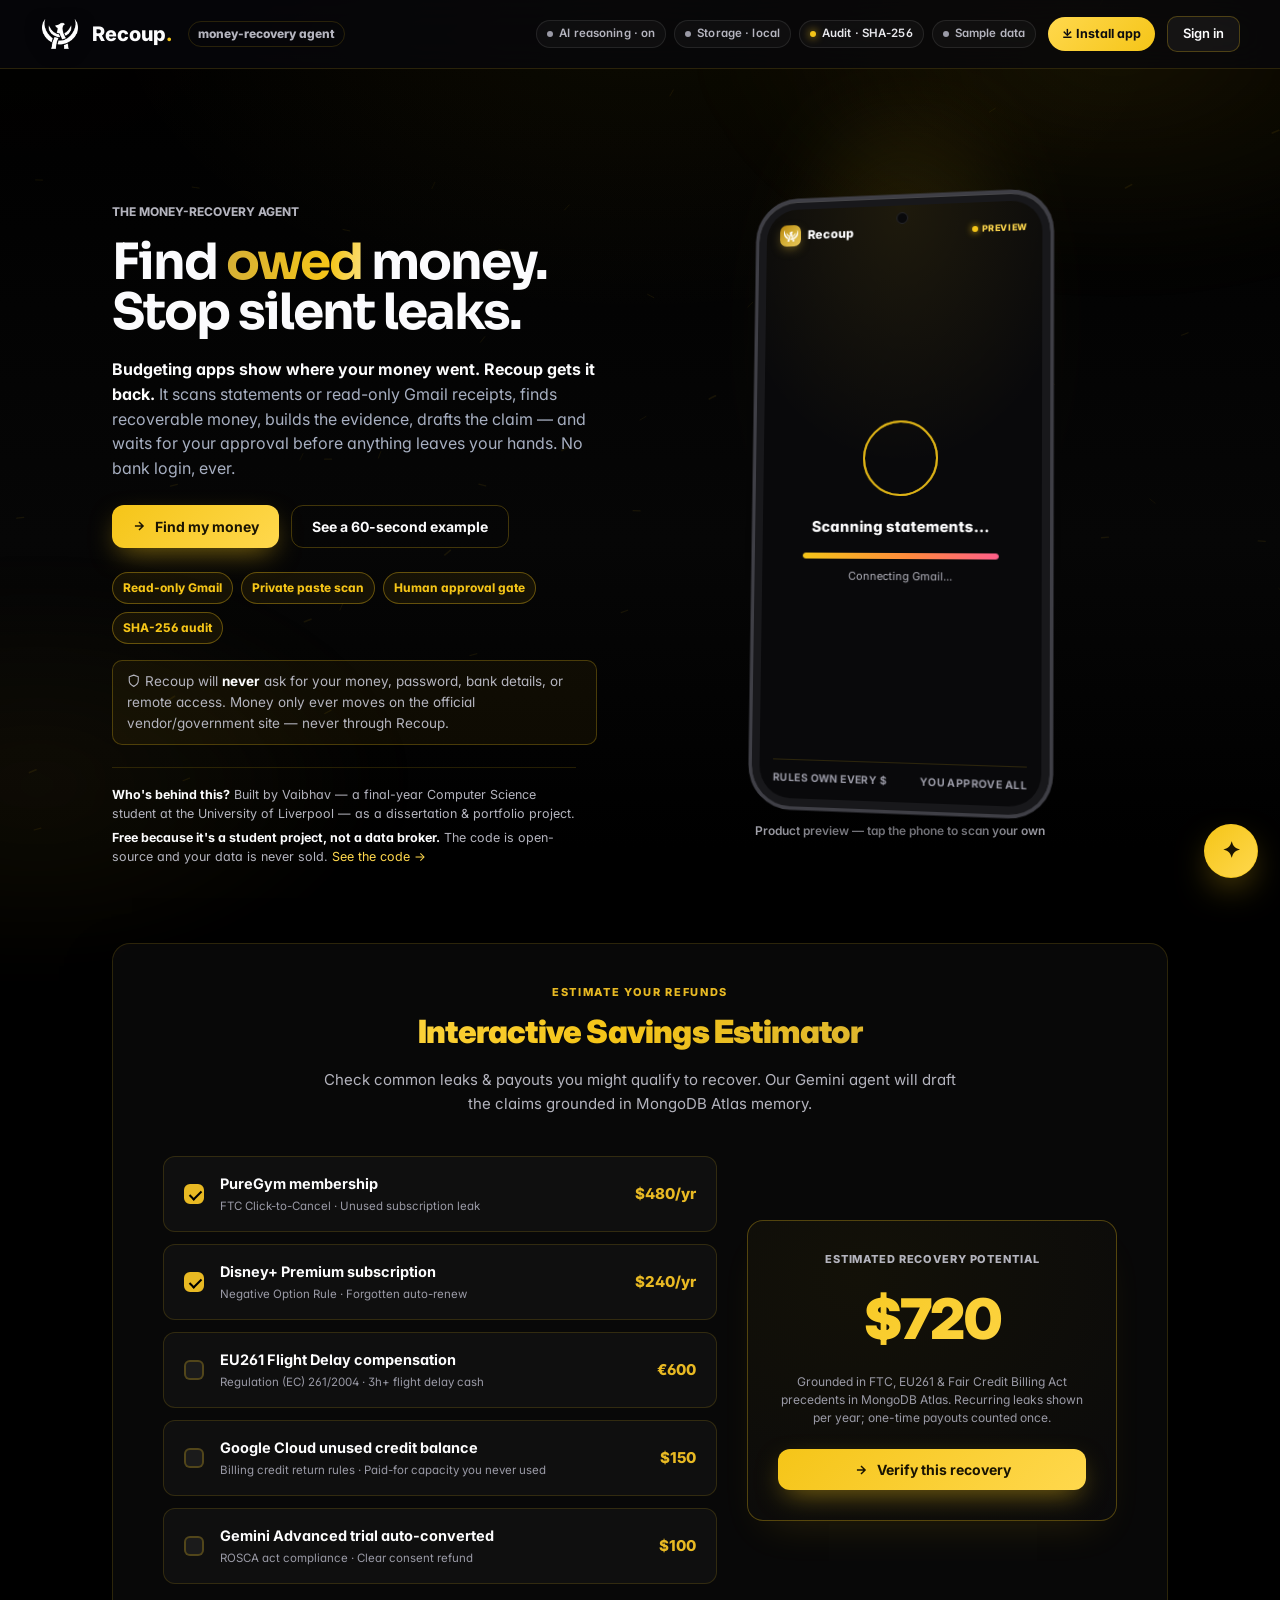
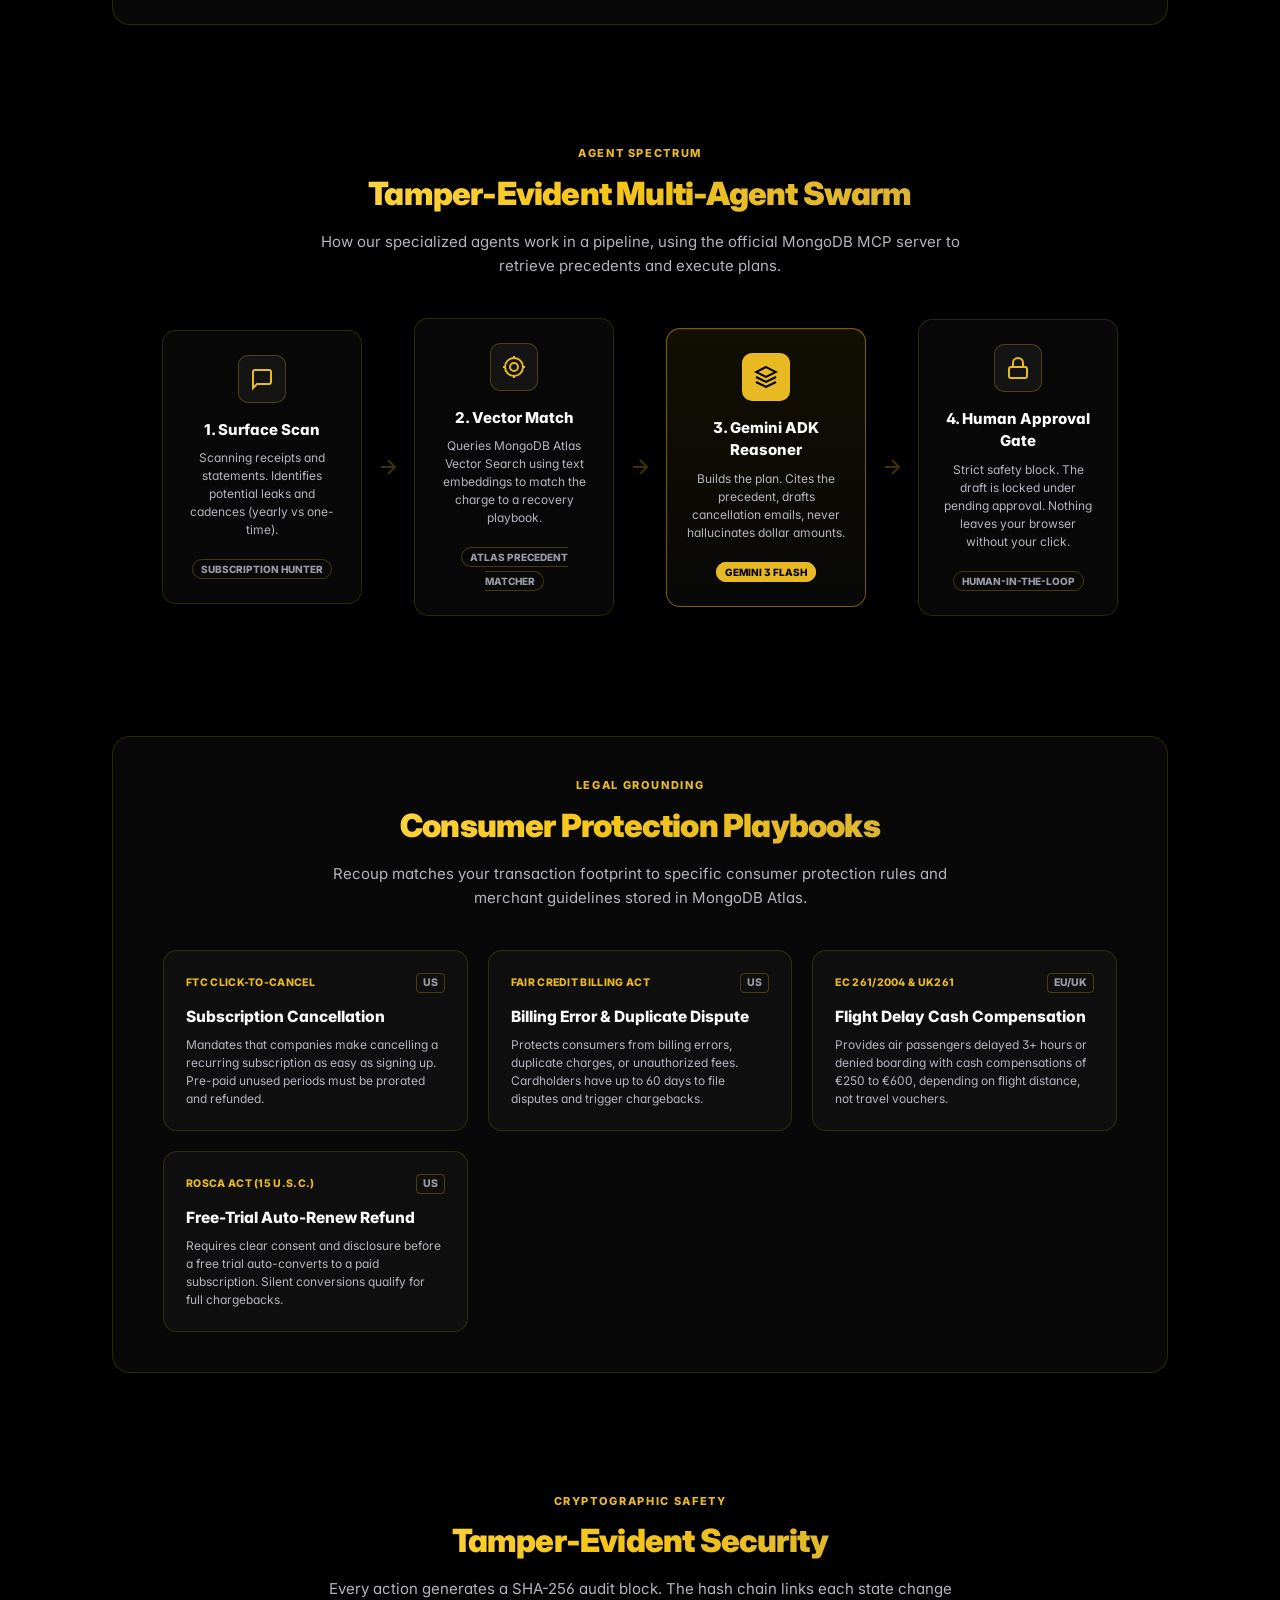
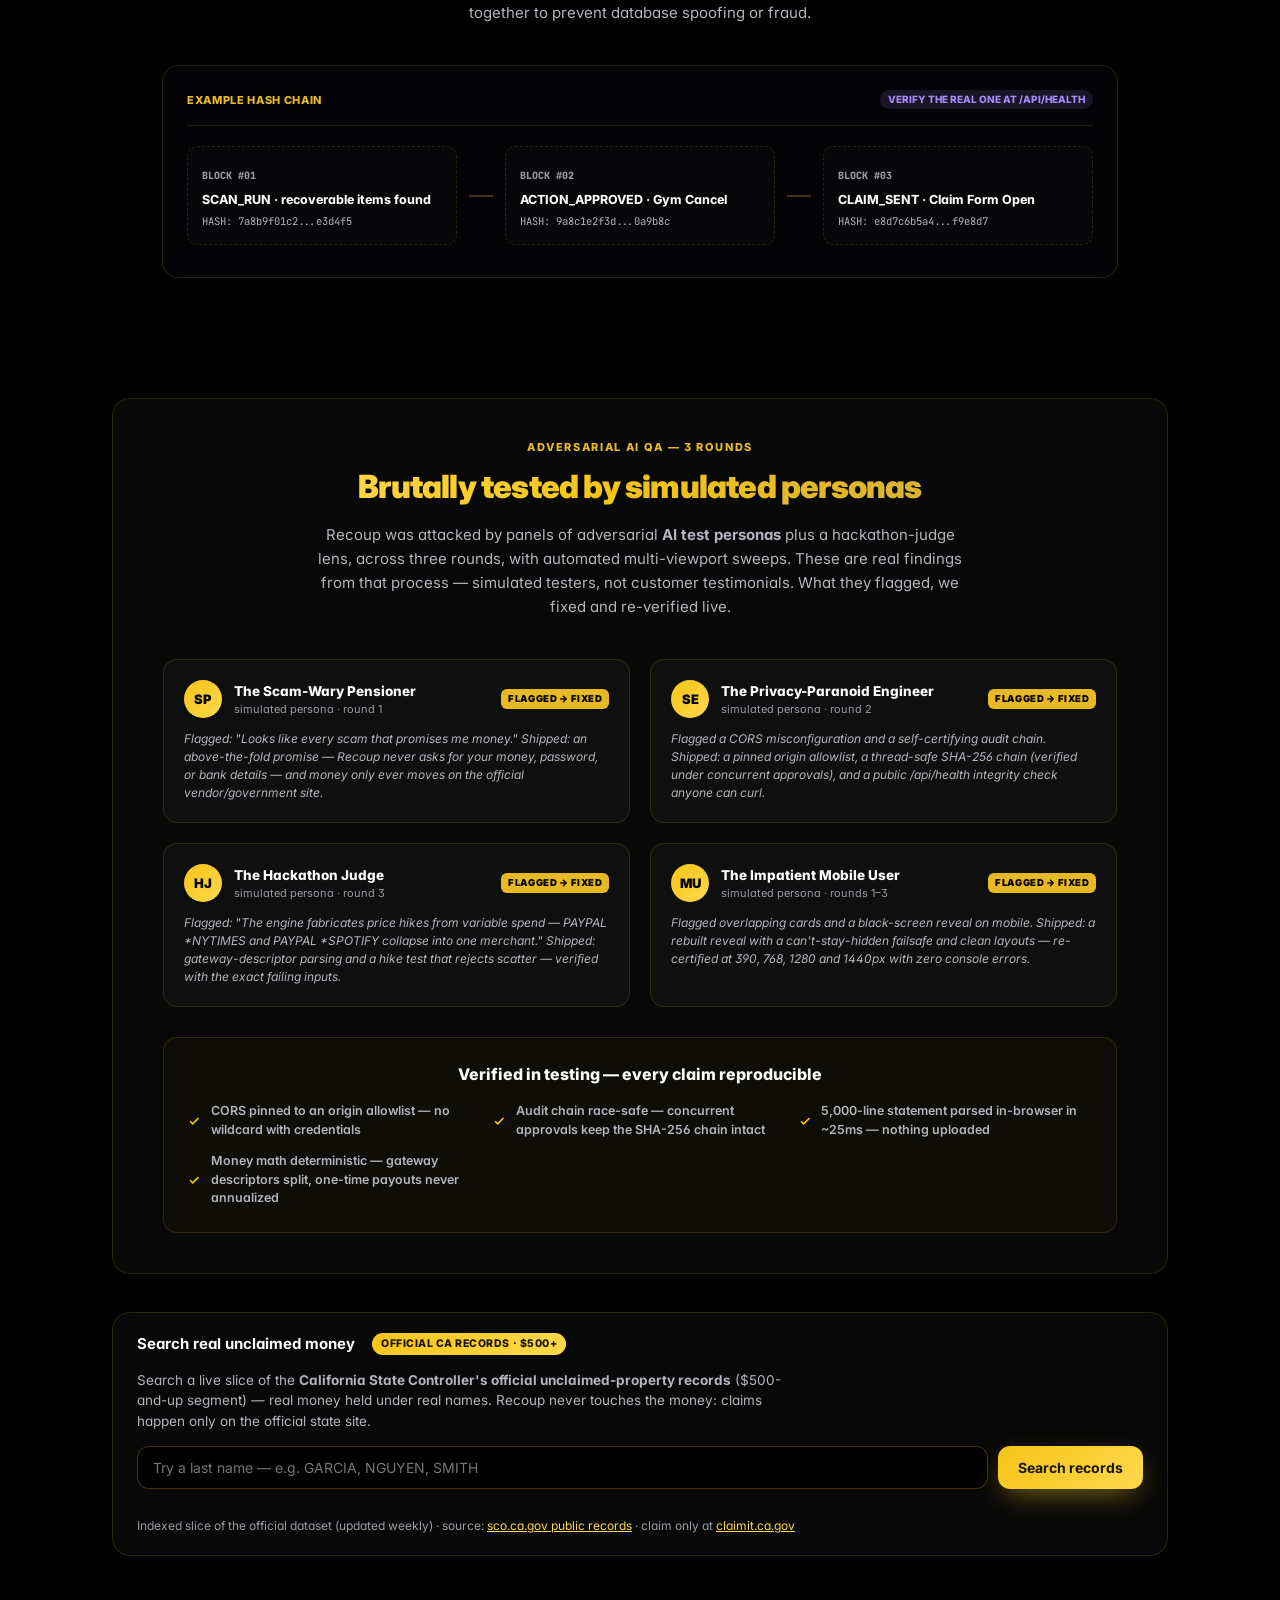
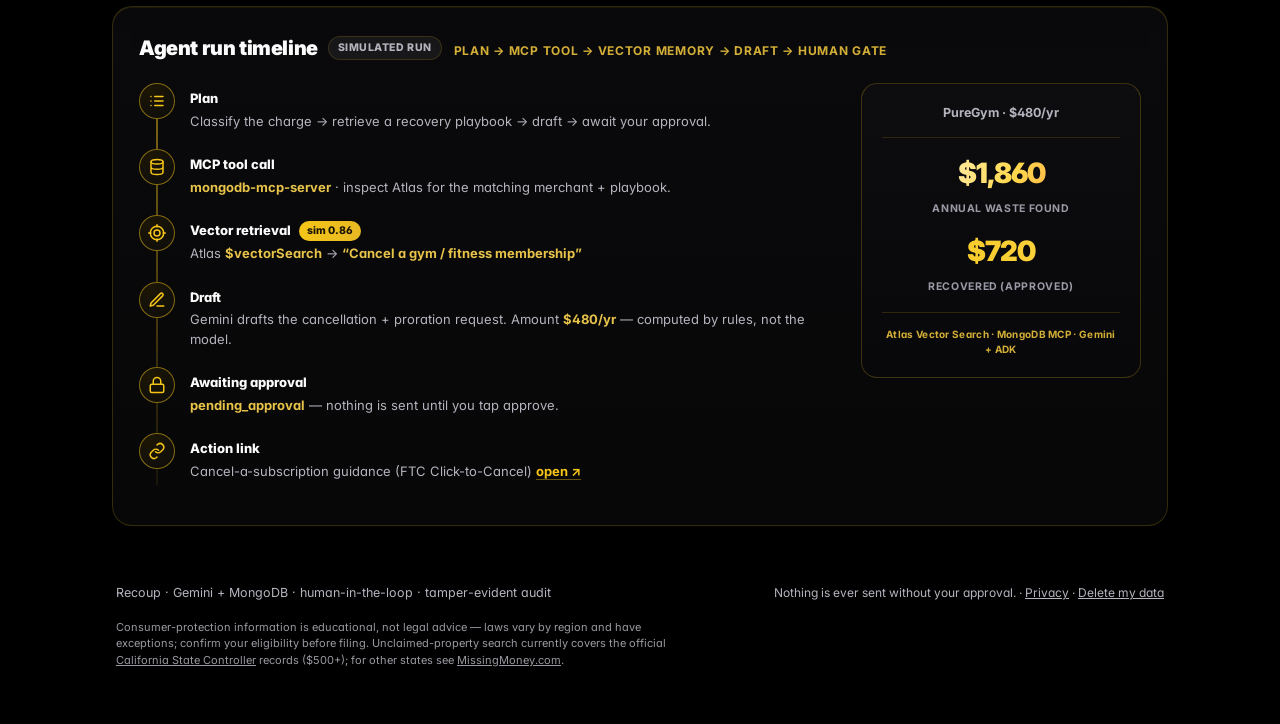
<file: index.html>
<!doctype html>
<html lang="en">
<head>
<meta charset="utf-8" />
<meta name="viewport" content="width=device-width, initial-scale=1" />
<title>Recoup — AI Money Recovery Agent | Get Your Money Back from Gmail Receipts</title>
<meta name="description" content="Budgeting apps show where your money went. Recoup gets it back: an AI recovery agent that scans your Gmail receipts and bank statements, finds refunds, dead subscriptions, duplicate charges, flight compensation and $37.8M of real unclaimed money — drafts every claim, you approve with one tap. No bank login, ever." />
<meta name="keywords" content="AI money recovery, Gmail receipt scanner, subscription cancellation, refund assistant, recovery agent, duplicate charge detector, unclaimed money search, EU261 flight compensation, AI finance agent, cancel subscriptions" />
<link rel="canonical" href="https://recoup-agent-681822930558.us-central1.run.app/" />
<meta property="og:type" content="website" />
<meta property="og:title" content="Recoup — Turn Your Inbox Into a Money Recovery Engine" />
<meta property="og:description" content="AI agent that finds recoverable money in your real receipts — subscriptions, refunds, duplicate charges, $37.8M of real unclaimed property — with evidence-backed claims and a human approval gate. No bank login." />
<meta property="og:url" content="https://recoup-agent-681822930558.us-central1.run.app/" />
<meta property="og:image" content="https://recoup-agent-681822930558.us-central1.run.app/mark.png" />
<meta name="twitter:card" content="summary" />
<meta name="twitter:title" content="Recoup — AI Money Recovery Agent" />
<meta name="twitter:description" content="Budgeting apps show where your money went. Recoup gets it back. Autonomous Gmail-first recovery with a human approval gate." />
<link rel="preconnect" href="https://fonts.googleapis.com" />
<link rel="preconnect" href="https://fonts.gstatic.com" crossorigin />
<link href="https://fonts.googleapis.com/css2?family=Inter:wght@400;500;600;700;800;900&family=Sora:wght@500;600;700;800&family=JetBrains+Mono:wght@400;500;600&display=swap" rel="stylesheet" />
<link rel="stylesheet" href="styles.css" />
<link rel="icon" type="image/png" href="favicon.png" />
<link rel="manifest" href="/manifest.json" />
<meta name="theme-color" content="#0a0a0c" />
<script>if ("serviceWorker" in navigator) { window.addEventListener("load", function () { navigator.serviceWorker.register("/sw.js").catch(function () {}); }); }</script>
</head>
<body>
<a href="#main" class="skip-link">Skip to content</a>
<div id="bg-field" aria-hidden="true">
  <!-- money roots: zoomed-in branching veins of value flowing through the dark — unique, ultra-low opacity -->
  <svg class="money-roots" viewBox="0 0 1440 900" preserveAspectRatio="xMidYMid slice" aria-hidden="true">
    <g fill="none" stroke="#f5c518" stroke-linecap="round">
      <path class="mr mr1" stroke-width="1.6" d="M-40,820 C220,760 300,640 420,610 C560,575 590,440 720,420 C850,400 880,300 1010,280 C1120,263 1180,180 1300,150 C1380,130 1430,90 1490,70"/>
      <path class="mr mr2" stroke-width="1.1" d="M-40,860 C180,830 320,760 430,700 C540,640 700,640 800,560 C900,480 1040,470 1140,400 C1240,330 1340,310 1480,260"/>
      <path class="mr mr3" stroke-width="0.9" d="M420,610 C460,520 430,440 520,380 C600,326 600,230 680,180 C740,142 760,60 820,-20"/>
      <path class="mr mr4" stroke-width="0.8" d="M720,420 C790,380 800,300 900,260 C1000,220 1010,140 1090,100 C1150,70 1170,20 1200,-30"/>
      <path class="mr mr5" stroke-width="1.3" d="M-60,520 C140,540 260,470 380,460 C520,450 600,520 760,510 C920,500 1000,560 1160,540 C1300,523 1390,560 1500,540"/>
      <path class="mr mr6" stroke-width="0.7" d="M380,460 C420,380 380,300 460,250 C530,206 520,120 580,60"/>
      <path class="mr mr7" stroke-width="0.7" d="M1010,280 C1050,350 1140,360 1180,440 C1220,520 1320,540 1380,610"/>
      <path class="mr mr8" stroke-width="1.0" d="M-40,160 C120,200 240,160 360,210 C480,260 620,230 720,290 C820,350 980,330 1080,390"/>
    </g>
  </svg>
</div>

<header class="topbar">
  <div class="brand">
    <div class="logo"><img src="mark.png" alt="Recoup" /></div>
    <div class="brand-name">Recoup<span class="brand-dot">.</span></div>
    <span class="brand-tag">money-recovery agent</span>
  </div>
  <div class="topbar-right">
    <div class="chips" id="status-chips" role="list" aria-label="System status"><!-- injected --></div>
    <button class="install-btn" id="install-app" title="Install Recoup as an app">⤓ Install app</button>
    <a class="signin-link" href="/login.html">Sign in</a>
  </div>
</header>

<main class="wrap" id="main" tabindex="-1">

  <!-- LANDING -->
  <section class="landing" id="landing">
    <div class="landing-hero">
      <div class="landing-copy">
        <div class="eyebrow">THE MONEY-RECOVERY AGENT</div>
        <h1 class="landing-h1">Find <span class="hl">owed</span> money.<br/>Stop silent leaks.</h1>
        <p class="landing-sub"><b style="color:var(--text)">Budgeting apps show where your money went. Recoup gets it back.</b> It scans statements or read-only Gmail receipts, finds recoverable money, builds the evidence, drafts the claim — and waits for your approval before anything leaves your hands. No bank login, ever.</p>
        <div class="landing-cta">
          <button class="btn btn-primary btn-xl" id="find-money" aria-label="Find my money"><svg class="ico" viewBox="0 0 24 24" fill="none" stroke="currentColor" stroke-width="2.5"><path d="M5 12h14M12 5l7 7-7 7"/></svg> Find my money</button>
          <button class="btn btn-ghost btn-xl" id="see-example">See a 60-second example</button>
        </div>
        <div class="landing-proof" aria-label="Trust and implementation proof">
          <span>Read-only Gmail</span>
          <span>Private paste scan</span>
          <span>Human approval gate</span>
          <span>SHA-256 audit</span>
        </div>
        <p class="landing-safe"><svg class="ico" viewBox="0 0 24 24" fill="none" stroke="currentColor" stroke-width="2" stroke-linecap="round" stroke-linejoin="round" aria-hidden="true"><path d="M12 22s8-4 8-10V5l-8-3-8 3v7c0 6 8 10 8 10z"/></svg> Recoup will <b>never</b> ask for your money, password, bank details, or remote access. Money only ever moves on the official vendor/government site — never through Recoup.</p>
        <div class="founder-strip">
          <span><b>Who's behind this?</b> Built by Vaibhav — a final-year Computer Science student at the University of Liverpool — as a dissertation &amp; portfolio project.</span>
          <span><b>Free because it's a student project, not a data broker.</b> The code is open-source and your data is never sold. <a href="https://github.com/vaibhav4046/recoup" target="_blank" rel="noopener">See the code →</a></span>
        </div>
      </div>
      <div class="product-stage" aria-label="Recoup product preview">
        <div class="phone" id="reel-phone" role="button" tabindex="0" data-open-scan aria-label="Watch Recoup recover money — tap to run your own scan">
          <div class="phone-glow" aria-hidden="true"></div>
          <div class="phone-frame">
            <div class="phone-camera" aria-hidden="true"></div>
            <div class="phone-screen">
              <div class="reel-top"><span class="reel-logo"><img src="mark.png" alt="" width="15" height="15" /></span> Recoup <span class="reel-live"><i></i>preview</span></div>
              <div class="reel-stage" id="reel-stage">
                <!-- scene 1: scanning -->
                <section class="reel-scene reel-scan is-active" data-scene="0">
                  <div class="reel-radar" aria-hidden="true"><span></span><span></span><span></span></div>
                  <div class="reel-scan-label">Scanning statements…</div>
                  <div class="reel-bar"><i></i></div>
                  <div class="reel-scan-sub" id="reel-scan-n">Scanning Gmail &amp; Statement…</div>
                </section>
                <!-- scene 2: vector search -->
                <section class="reel-scene reel-vector" data-scene="1">
                  <div class="reel-vector-icon">
                    <svg viewBox="0 0 24 24" width="34" height="34" fill="none" stroke="#f5c518" stroke-width="2"><circle cx="12" cy="12" r="9"/><circle cx="12" cy="12" r="4"/><path d="M12 1v3M12 20v3M1 12h3M20 12h3"/></svg>
                  </div>
                  <div class="reel-vector-title">Atlas Vector Search</div>
                  <div class="reel-vector-match">Precedent: <b>FTC Click-to-Cancel</b></div>
                  <div class="reel-vector-score">Similarity: <b>0.88</b></div>
                </section>
                <!-- scene 3: LLM reasoning -->
                <section class="reel-scene reel-reason" data-scene="2">
                  <div class="reel-reason-title">Gemini ADK Reasoner</div>
                  <div class="reel-reason-box">
                    <div>› PureGym: unused 60 days.</div>
                    <div>› Legal basis: FTC Negative Option.</div>
                    <div>› Action: draft claim for $480.</div>
                  </div>
                </section>
                <!-- scene 4: human approval gate -->
                <section class="reel-scene reel-gate" data-scene="3">
                  <div class="reel-gate-icon" aria-hidden="true">
                    <svg viewBox="0 0 24 24" width="32" height="32" fill="none" stroke="#f5c518" stroke-width="2" stroke-linecap="round" stroke-linejoin="round"><rect x="3" y="11" width="18" height="11" rx="2"/><path d="M7 11V7a5 5 0 0 1 10 0v4"/></svg>
                  </div>
                  <div class="reel-gate-title">Human approval gate</div>
                  <div class="reel-gate-text">pending_approval — nothing sends until <b>you</b> tap approve</div>
                </section>
                <!-- scene 5: recovered -->
                <section class="reel-scene reel-done" data-scene="4">
                  <div class="reel-check" aria-hidden="true"><svg viewBox="0 0 24 24" width="34" height="34" fill="none" stroke="currentColor" stroke-width="3" stroke-linecap="round" stroke-linejoin="round"><path d="M20 6 9 17l-5-5"/></svg></div>
                  <div class="reel-done-amt">Recovered $<span id="reel-count">0</span></div>
                  <div class="reel-done-sub">PureGym — Cancelled</div>
                  <div class="reel-done-chip">you approved it · SHA-256 logged</div>
                </section>
              </div>
              <div class="reel-foot"><span>rules own every $</span><span>you approve all</span></div>
            </div>
          </div>
        </div>
        <div class="phone-cta" aria-hidden="true">Product preview — tap the phone to scan your own</div>
      </div>
    </div>

    <!-- EXPANDED HOME PAGE SECTIONS -->
    <div class="landing-expanded">
      
      <!-- Interactive Savings Calculator -->
      <section class="landing-sec calc-sec glass">
        <div class="sec-head">
          <div class="sec-eyebrow">ESTIMATE YOUR REFUNDS</div>
          <h2>Interactive Savings Estimator</h2>
          <p class="sec-desc">Check common leaks &amp; payouts you might qualify to recover. Our Gemini agent will draft the claims grounded in MongoDB Atlas memory.</p>
        </div>
        <div class="calc-grid">
          <div class="calc-options">
            <label class="calc-opt">
              <input type="checkbox" data-amount="480" class="calc-cb" checked />
              <span class="calc-custom-cb"></span>
              <div class="calc-label-wrap">
                <span class="calc-title">PureGym membership</span>
                <span class="calc-subtitle">FTC Click-to-Cancel · Unused subscription leak</span>
              </div>
              <span class="calc-val">$480/yr</span>
            </label>
            <label class="calc-opt">
              <input type="checkbox" data-amount="240" class="calc-cb" checked />
              <span class="calc-custom-cb"></span>
              <div class="calc-label-wrap">
                <span class="calc-title">Disney+ Premium subscription</span>
                <span class="calc-subtitle">Negative Option Rule · Forgotten auto-renew</span>
              </div>
              <span class="calc-val">$240/yr</span>
            </label>
            <label class="calc-opt">
              <input type="checkbox" data-amount="600" data-currency="€" class="calc-cb" />
              <span class="calc-custom-cb"></span>
              <div class="calc-label-wrap">
                <span class="calc-title">EU261 Flight Delay compensation</span>
                <span class="calc-subtitle">Regulation (EC) 261/2004 · 3h+ flight delay cash</span>
              </div>
              <span class="calc-val">€600</span>
            </label>
            <label class="calc-opt">
              <input type="checkbox" data-amount="150" class="calc-cb" />
              <span class="calc-custom-cb"></span>
              <div class="calc-label-wrap">
                <span class="calc-title">Google Cloud unused credit balance</span>
                <span class="calc-subtitle">Billing credit return rules · Paid-for capacity you never used</span>
              </div>
              <span class="calc-val">$150</span>
            </label>
            <label class="calc-opt">
              <input type="checkbox" data-amount="100" class="calc-cb" />
              <span class="calc-custom-cb"></span>
              <div class="calc-label-wrap">
                <span class="calc-title">Gemini Advanced trial auto-converted</span>
                <span class="calc-subtitle">ROSCA act compliance · Clear consent refund</span>
              </div>
              <span class="calc-val">$100</span>
            </label>
          </div>
          <div class="calc-result">
            <div class="result-label">ESTIMATED RECOVERY POTENTIAL</div>
            <div class="result-val"><span id="calc-total">$720</span></div>
            <div class="result-note">Grounded in FTC, EU261 &amp; Fair Credit Billing Act precedents in MongoDB Atlas. Recurring leaks shown per year; one-time payouts counted once.</div>
            <button class="btn btn-primary full btn-xl" id="calc-cta-btn"><svg class="ico" viewBox="0 0 24 24" fill="none" stroke="currentColor" stroke-width="2.5"><path d="M5 12h14M12 5l7 7-7 7"/></svg> Verify this recovery</button>
          </div>
        </div>
      </section>

      <!-- Multi-Agent Swarm Workflow Diagram -->
      <section class="landing-sec workflow-sec">
        <div class="sec-head">
          <div class="sec-eyebrow">AGENT SPECTRUM</div>
          <h2>Tamper-Evident Multi-Agent Swarm</h2>
          <p class="sec-desc">How our specialized agents work in a pipeline, using the official MongoDB MCP server to retrieve precedents and execute plans.</p>
        </div>
        <div class="workflow-grid">
          <div class="wf-card">
            <div class="wf-icon">
              <svg viewBox="0 0 24 24" width="24" height="24" fill="none" stroke="currentColor" stroke-width="2"><path d="M21 15a2 2 0 0 1-2 2H7l-4 4V5a2 2 0 0 1 2-2h14a2 2 0 0 1 2 2z"/></svg>
            </div>
            <h4>1. Surface Scan</h4>
            <p>Scanning receipts and statements. Identifies potential leaks and cadences (yearly vs one-time).</p>
            <span class="wf-badge">Subscription Hunter</span>
          </div>
          <div class="wf-arrow">
            <svg viewBox="0 0 24 24" width="24" height="24" fill="none" stroke="currentColor" stroke-width="2"><path d="M5 12h14M12 5l7 7-7 7"/></svg>
          </div>
          <div class="wf-card">
            <div class="wf-icon">
              <svg viewBox="0 0 24 24" width="24" height="24" fill="none" stroke="currentColor" stroke-width="2"><circle cx="12" cy="12" r="9"/><circle cx="12" cy="12" r="4"/><path d="M12 1v3M12 20v3M1 12h3M20 12h3"/></svg>
            </div>
            <h4>2. Vector Match</h4>
            <p>Queries MongoDB Atlas Vector Search using text embeddings to match the charge to a recovery playbook.</p>
            <span class="wf-badge">Atlas Precedent Matcher</span>
          </div>
          <div class="wf-arrow">
            <svg viewBox="0 0 24 24" width="24" height="24" fill="none" stroke="currentColor" stroke-width="2"><path d="M5 12h14M12 5l7 7-7 7"/></svg>
          </div>
          <div class="wf-card highlight">
            <div class="wf-icon">
              <svg viewBox="0 0 24 24" width="24" height="24" fill="none" stroke="currentColor" stroke-width="2"><polygon points="12 2 2 7 12 12 22 7 12 2"/><polyline points="2 17 12 22 22 17"/><polyline points="2 12 12 17 22 12"/></svg>
            </div>
            <h4>3. Gemini ADK Reasoner</h4>
            <p>Builds the plan. Cites the precedent, drafts cancellation emails, never hallucinates dollar amounts.</p>
            <span class="wf-badge gold">Gemini 3 Flash</span>
          </div>
          <div class="wf-arrow">
            <svg viewBox="0 0 24 24" width="24" height="24" fill="none" stroke="currentColor" stroke-width="2"><path d="M5 12h14M12 5l7 7-7 7"/></svg>
          </div>
          <div class="wf-card">
            <div class="wf-icon">
              <svg viewBox="0 0 24 24" width="24" height="24" fill="none" stroke="currentColor" stroke-width="2"><rect x="3" y="11" width="18" height="11" rx="2"/><path d="M7 11V7a5 5 0 0 1 10 0v4"/></svg>
            </div>
            <h4>4. Human Approval Gate</h4>
            <p>Strict safety block. The draft is locked under pending approval. Nothing leaves your browser without your click.</p>
            <span class="wf-badge">Human-in-the-Loop</span>
          </div>
        </div>
      </section>

      <!-- Precedent Law Directory -->
      <section class="landing-sec precedents-sec glass">
        <div class="sec-head">
          <div class="sec-eyebrow">LEGAL GROUNDING</div>
          <h2>Consumer Protection Playbooks</h2>
          <p class="sec-desc">Recoup matches your transaction footprint to specific consumer protection rules and merchant guidelines stored in MongoDB Atlas.</p>
        </div>
        <div class="precedent-grid">
          <div class="p-card">
            <div class="p-hdr">
              <span class="p-basis">FTC Click-to-Cancel</span>
              <span class="p-juris">US</span>
            </div>
            <h3>Subscription Cancellation</h3>
            <p>Mandates that companies make cancelling a recurring subscription as easy as signing up. Pre-paid unused periods must be prorated and refunded.</p>
          </div>
          <div class="p-card">
            <div class="p-hdr">
              <span class="p-basis">Fair Credit Billing Act</span>
              <span class="p-juris">US</span>
            </div>
            <h3>Billing Error &amp; Duplicate Dispute</h3>
            <p>Protects consumers from billing errors, duplicate charges, or unauthorized fees. Cardholders have up to 60 days to file disputes and trigger chargebacks.</p>
          </div>
          <div class="p-card">
            <div class="p-hdr">
              <span class="p-basis">EC 261/2004 &amp; UK261</span>
              <span class="p-juris">EU/UK</span>
            </div>
            <h3>Flight Delay Cash Compensation</h3>
            <p>Provides air passengers delayed 3+ hours or denied boarding with cash compensations of €250 to €600, depending on flight distance, not travel vouchers.</p>
          </div>
          <div class="p-card">
            <div class="p-hdr">
              <span class="p-basis">ROSCA Act (15 U.S.C.)</span>
              <span class="p-juris">US</span>
            </div>
            <h3>Free-Trial Auto-Renew Refund</h3>
            <p>Requires clear consent and disclosure before a free trial auto-converts to a paid subscription. Silent conversions qualify for full chargebacks.</p>
          </div>
        </div>
      </section>

      <!-- Tamper-Evident Ledger Preview -->
      <section class="landing-sec ledger-sec">
        <div class="sec-head">
          <div class="sec-eyebrow">CRYPTOGRAPHIC SAFETY</div>
          <h2>Tamper-Evident Security</h2>
          <p class="sec-desc">Every action generates a SHA-256 audit block. The hash chain links each state change together to prevent database spoofing or fraud.</p>
        </div>
        <div class="ledger-preview glass">
          <div class="ledger-header">
            <div class="led-indicator">EXAMPLE HASH CHAIN</div>
            <div class="led-verified">verify the real one at /api/health</div>
          </div>
          <div class="ledger-chain">
            <div class="led-block">
              <span class="block-num">BLOCK #01</span>
              <div class="block-details">
                <div class="block-action">SCAN_RUN · recoverable items found</div>
                <div class="block-hash">HASH: 7a8b9f01c2...e3d4f5</div>
              </div>
            </div>
            <div class="led-link"></div>
            <div class="led-block">
              <span class="block-num">BLOCK #02</span>
              <div class="block-details">
                <div class="block-action">ACTION_APPROVED · Gym Cancel</div>
                <div class="block-hash">HASH: 9a8c1e2f3d...0a9b8c</div>
              </div>
            </div>
            <div class="led-link"></div>
            <div class="led-block">
              <span class="block-num">BLOCK #03</span>
              <div class="block-details">
                <div class="block-action">CLAIM_SENT · Claim Form Open</div>
                <div class="block-hash">HASH: e8d7c6b5a4...f9e8d7</div>
              </div>
            </div>
          </div>
        </div>
      </section>

      <!-- Brutal QA & User Persona Audit -->
      <section class="landing-sec qa-sec glass">
        <div class="sec-head">
          <div class="sec-eyebrow">ADVERSARIAL AI QA — 3 ROUNDS</div>
          <h2>Brutally tested by simulated personas</h2>
          <p class="sec-desc">Recoup was attacked by panels of adversarial <b>AI test personas</b> plus a hackathon-judge lens, across three rounds, with automated multi-viewport sweeps. These are real findings from that process — simulated testers, not customer testimonials. What they flagged, we fixed and re-verified live.</p>
        </div>
        <div class="qa-grid">
          <div class="persona-card">
            <div class="p-header">
              <div class="p-avatar">SP</div>
              <div class="p-meta">
                <span class="p-name">The Scam-Wary Pensioner</span>
                <span class="p-role">simulated persona · round 1</span>
              </div>
              <div class="p-rating">FLAGGED → FIXED</div>
            </div>
            <p>Flagged: "Looks like every scam that promises me money." Shipped: an above-the-fold promise — Recoup never asks for your money, password, or bank details — and money only ever moves on the official vendor/government site.</p>
          </div>
          <div class="persona-card">
            <div class="p-header">
              <div class="p-avatar">SE</div>
              <div class="p-meta">
                <span class="p-name">The Privacy-Paranoid Engineer</span>
                <span class="p-role">simulated persona · round 2</span>
              </div>
              <div class="p-rating">FLAGGED → FIXED</div>
            </div>
            <p>Flagged a CORS misconfiguration and a self-certifying audit chain. Shipped: a pinned origin allowlist, a thread-safe SHA-256 chain (verified under concurrent approvals), and a public /api/health integrity check anyone can curl.</p>
          </div>
          <div class="persona-card">
            <div class="p-header">
              <div class="p-avatar">HJ</div>
              <div class="p-meta">
                <span class="p-name">The Hackathon Judge</span>
                <span class="p-role">simulated persona · round 3</span>
              </div>
              <div class="p-rating">FLAGGED → FIXED</div>
            </div>
            <p>Flagged: "The engine fabricates price hikes from variable spend — PAYPAL *NYTIMES and PAYPAL *SPOTIFY collapse into one merchant." Shipped: gateway-descriptor parsing and a hike test that rejects scatter — verified with the exact failing inputs.</p>
          </div>
          <div class="persona-card">
            <div class="p-header">
              <div class="p-avatar">MU</div>
              <div class="p-meta">
                <span class="p-name">The Impatient Mobile User</span>
                <span class="p-role">simulated persona · rounds 1–3</span>
              </div>
              <div class="p-rating">FLAGGED → FIXED</div>
            </div>
            <p>Flagged overlapping cards and a black-screen reveal on mobile. Shipped: a rebuilt reveal with a can't-stay-hidden failsafe and clean layouts — re-certified at 390, 768, 1280 and 1440px with zero console errors.</p>
          </div>
        </div>
        <div class="qa-checklist">
          <h3>Verified in testing — every claim reproducible</h3>
          <div class="chk-grid">
            <div class="chk-item"><svg class="ico" viewBox="0 0 24 24" fill="none" stroke="#f5c518" stroke-width="3"><path d="M20 6 9 17l-5-5"/></svg> CORS pinned to an origin allowlist — no wildcard with credentials</div>
            <div class="chk-item"><svg class="ico" viewBox="0 0 24 24" fill="none" stroke="#f5c518" stroke-width="3"><path d="M20 6 9 17l-5-5"/></svg> Audit chain race-safe — concurrent approvals keep the SHA-256 chain intact</div>
            <div class="chk-item"><svg class="ico" viewBox="0 0 24 24" fill="none" stroke="#f5c518" stroke-width="3"><path d="M20 6 9 17l-5-5"/></svg> 5,000-line statement parsed in-browser in ~25ms — nothing uploaded</div>
            <div class="chk-item"><svg class="ico" viewBox="0 0 24 24" fill="none" stroke="#f5c518" stroke-width="3"><path d="M20 6 9 17l-5-5"/></svg> Money math deterministic — gateway descriptors split, one-time payouts never annualized</div>
          </div>
        </div>
      </section>
      
    </div>
  </section>

  <div id="results" class="hidden">
    <h2 class="sr-only" id="results-heading" tabindex="-1">Recovery results</h2>

  <!-- REAL-MONEY HUB — the live paths to YOUR money, above the labeled sample demo -->
  <section class="glass panel real-hub" id="real-hub" aria-label="Your real money — live paths">
    <div class="rh-head"><span class="rh-live">● LIVE</span> Your <b>real</b> money — three real paths, real data
      <span class="rh-kbd" title="Command palette">Ctrl K</span></div>
    <button class="rh-autopilot" id="rh-autopilot">
      <span class="ap-bolt">⚡</span>
      <span class="ap-copy"><b>Run Autopilot</b> — the agent scans, grounds every claim in Atlas, drafts, verifies and queues — autonomously. You keep the approve button.</span>
      <span class="ap-go">Run →</span>
    </button>
    <div class="rh-sentinel" id="rh-sentinel-row">
      <button class="sentinel-toggle" id="sentinel-toggle" aria-pressed="false">🛡️ <b>Sentinel</b> · scheduled drain watch — <span class="st-state">off</span></button>
      <span class="sentinel-sub">When on, the agent re-checks your drains on a schedule; if money keeps leaking to something you haven't confirmed using, it notifies you — one tap approves and the execution agent takes over.</span>
    </div>
    <div id="sentinel-alert"></div>
    <div class="ap-mission" id="ap-mission" aria-live="polite"></div>
    <div class="rh-grid">
      <button class="rh-card" id="rh-scan">
        <span class="rh-ico"><svg viewBox="0 0 24 24" fill="none" stroke="currentColor" stroke-width="1.8" stroke-linecap="round" stroke-linejoin="round" aria-hidden="true"><path d="M14 2H6a2 2 0 0 0-2 2v16a2 2 0 0 0 2 2h12a2 2 0 0 0 2-2V8z"/><path d="M14 2v6h6M16 13H8M16 17H8M10 9H8"/></svg></span>
        <span class="rh-big">Scan your real statement</span>
        <span class="rh-sub">Paste a Chase / Wells Fargo / Amex CSV export — parsed 100% in your browser, nothing uploaded</span>
      </button>
      <a class="rh-card" href="#unclaimed">
        <span class="rh-ico"><svg viewBox="0 0 24 24" fill="none" stroke="currentColor" stroke-width="1.8" stroke-linecap="round" stroke-linejoin="round" aria-hidden="true"><circle cx="12" cy="12" r="10"/><path d="M16 8h-6a2 2 0 1 0 0 4h4a2 2 0 1 1 0 4H8M12 6v2m0 8v2"/></svg></span>
        <span class="rh-big">Search <span id="rh-total">$37.8M</span> in real unclaimed money</span>
        <span class="rh-sub"><span id="rh-records">20,000</span> official California State Controller records — type a name, claim on the official site</span>
      </a>
      <button class="rh-card" id="rh-gmail">
        <span class="rh-ico"><svg viewBox="0 0 24 24" fill="none" stroke="currentColor" stroke-width="1.8" stroke-linecap="round" stroke-linejoin="round" aria-hidden="true"><rect x="2" y="4" width="20" height="16" rx="2"/><path d="m22 7-8.97 5.7a1.94 1.94 0 0 1-2.06 0L2 7"/></svg></span>
        <span class="rh-big">Scan your Gmail</span>
        <span class="rh-sub">Read-only — finds real subscription receipts in your inbox; nothing sent or deleted</span>
      </button>
    </div>
  </section>

  <!-- HERO (sample demo — labeled) -->
  <section class="hero glass">
    <h2 class="sr-only">Money you're owed and losing</h2>
    <div class="hero-left">
      <div class="eyebrow">RECOVER WHAT'S YOURS · nothing happens until you approve it</div>
      <div class="hero-figures">
        <div class="figure">
          <div class="fig-amount owed"><span id="one-time-prefix">≈$</span><span id="one-time">0</span></div>
          <div class="fig-label"><b>owed to you now</b> · <span id="one-time-note">one-time payouts</span></div>
        </div>
        <div class="fig-div"></div>
        <div class="figure">
          <div class="fig-amount leak">$<span id="recurring">0</span><span class="per">/yr</span></div>
          <div class="fig-label"><b>leaking every year</b> · recurring drains</div>
        </div>
      </div>
      <p class="hero-sub" id="hero-sub">Scanning your money surface…</p>
      <div class="hero-actions">
        <button class="btn btn-primary" id="btn-scan"><span class="dot"></span> Run recovery scan</button>
        <button class="btn btn-ghost" id="btn-approve-all">Approve all safe wins</button>
        <button class="btn btn-ghost" id="demo-recovery" aria-label="See a claim recovered — demo walkthrough"><svg class="ico" viewBox="0 0 24 24" fill="currentColor" aria-hidden="true"><path d="M7 4v16l13-8z"/></svg> See a claim → recovered (demo)</button>
      </div>
      <div class="demo-note" id="demo-note"><svg class="ico" viewBox="0 0 24 24" fill="none" stroke="currentColor" stroke-width="2" stroke-linecap="round" stroke-linejoin="round" aria-hidden="true"><path d="M9 3h6M10 3v6l-5.6 9.3A2 2 0 0 0 6.1 22h11.8a2 2 0 0 0 1.7-3.7L14 9V3"/><path d="M7.5 14.5h9"/></svg> <b>Sample inbox</b> — example data, $0 of this is yours yet. <button class="linklike2" id="open-scan">Scan your own statement — 100% private →</button></div>
    </div>
    <div class="hero-right">
      <div class="recovered-card">
        <div class="recovered-label">CLAIMS READY</div>
        <div class="recovered-amount"><span id="ready-count">0</span><span class="rc-of">/<span id="total-count">0</span></span></div>
        <div class="ring"><svg viewBox="0 0 120 120"><defs><linearGradient id="g" x1="0%" y1="0%" x2="100%" y2="100%"><stop offset="0%" stop-color="#f5c518"/><stop offset="45%" stop-color="#ff6a3d"/><stop offset="100%" stop-color="#c084fc"/></linearGradient></defs><circle class="ring-bg" cx="60" cy="60" r="52"/><circle class="ring-fg" id="ring-fg" cx="60" cy="60" r="52"/></svg><div class="ring-pct" id="ring-pct">0%</div></div>
        <div class="recovered-foot" id="ready-foot">—</div>
        <div class="demo-flag hidden" id="demo-flag"><svg class="ico" viewBox="0 0 24 24" fill="none" stroke="currentColor" stroke-width="2" stroke-linecap="round" stroke-linejoin="round" aria-hidden="true"><path d="M9 3h6M10 3v6l-5.6 9.3A2 2 0 0 0 6.1 22h11.8a2 2 0 0 0 1.7-3.7L14 9V3"/><path d="M7.5 14.5h9"/></svg> demo recovery shown — not real money</div>
        <div id="ring-status" class="sr-only" role="status" aria-live="polite"></div>
      </div>
    </div>
  </section>

  <!-- VERIFIED RECOVERIES -->
  <section class="panel glass vrec" id="vrec">
    <div class="panel-head">
      <h3>Your recovery log <span class="muted">money you got back — you log it, with the confirmation</span></h3>
      <button class="btn btn-ghost btn-sm" id="vrec-add" aria-expanded="false" aria-controls="vrec-form">+ Log one I actually got</button>
    </div>
    <div class="vrec-list" id="vrec-list"></div>
    <form class="vrec-form hidden" id="vrec-form">
      <select id="vrec-currency" aria-label="Recovery currency">
        <option value="$">$</option>
        <option value="£">£</option>
        <option value="€">€</option>
      </select>
      <input id="vrec-amt" type="number" step="0.01" min="0" placeholder="Amount" aria-label="Amount recovered" />
      <input id="vrec-what" type="text" maxlength="60" placeholder="What — e.g. Cancelled Adobe" aria-label="What you recovered" />
      <input id="vrec-ref" type="text" maxlength="40" placeholder="Confirmation ref (optional)" aria-label="Confirmation reference" />
      <button class="btn btn-primary btn-sm" type="submit">Save proof</button>
    </form>
  </section>

  <!-- REASONING + BREAKDOWN -->
  <section class="grid-2">
    <div class="panel glass">
      <div class="panel-head"><h3>Agent reasoning</h3><span class="muted" id="reason-model">—</span></div>
      <div class="trace" id="trace"><!-- injected --></div>
    </div>
    <div class="panel glass">
      <div class="panel-head"><h3>Where it's hiding</h3><span class="muted">by category</span></div>
      <div class="breakdown" id="breakdown"><!-- injected --></div>
    </div>
  </section>

  <!-- SWARM -->
  <section class="panel glass">
    <div class="panel-head">
      <h3>Recovery swarm <span class="muted" id="swarm-meta">—</span></h3>
      <span class="muted">coordinator → specialists → verifier</span>
    </div>
    <div class="swarm" id="swarm" role="list" aria-label="Recovery specialist agents"><!-- injected --></div>
  </section>

  <!-- TOP MONEY DRAINS — the agent's ranked recommendations -->
  <section class="panel glass" id="drains" aria-label="Top money drains">
    <div class="panel-head"><h3>🔥 Your top money drains <span class="muted" id="drains-sub">— where the most money is going</span></h3></div>
    <div class="drains-list" id="drains-list"><!-- injected --></div>
  </section>

  <!-- FINDINGS -->
  <section class="panel glass">
    <div class="panel-head">
      <h3>Recoverable money <span class="count-pill" id="findings-count">0</span></h3>
      <div class="legend"><span class="lg leak">leak</span><span class="lg owed">owed to you</span></div>
    </div>
    <div class="findings" id="findings" role="list" aria-label="Recoverable money"><!-- injected --></div>
  </section>

  <!-- AUDIT -->
  <section class="panel glass">
    <div class="panel-head">
      <h3>Audit trail</h3>
      <span class="audit-badge" id="audit-badge">● verifying…</span>
    </div>
    <div class="audit" id="audit"><!-- injected --></div>
    <a class="audit-verify" id="audit-verify-link" href="#agent-timeline">Verify the live chain head &amp; integrity at /api/health <svg class="ico" viewBox="0 0 24 24" fill="none" stroke="currentColor" stroke-width="2" stroke-linecap="round" stroke-linejoin="round" aria-hidden="true"><path d="M7 17 17 7M8 7h9v9"/></svg></a>
  </section>

  </div><!-- /#results -->

  <!-- REAL UNCLAIMED-MONEY SEARCH (official CA public records) -->
  <section class="glass panel" id="unclaimed" aria-label="Search official unclaimed money records">
    <div class="panel-head">
      <h3>Search real unclaimed money <span class="uc-badge">official CA records · $500+</span></h3>
    </div>
    <p class="uc-sub">Search a live slice of the <b>California State Controller's official unclaimed-property records</b> ($500-and-up segment) — real money held under real names. Recoup never touches the money: claims happen only on the official state site.</p>
    <form class="uc-form" id="uc-form">
      <input class="uc-input" id="uc-name" type="text" placeholder="Try a last name — e.g. GARCIA, NGUYEN, SMITH" aria-label="Owner name to search" autocomplete="off" maxlength="60" />
      <button class="btn btn-primary" type="submit">Search records</button>
    </form>
    <div class="uc-results" id="uc-results" aria-live="polite"></div>
    <p class="uc-meta">Indexed slice of the official dataset (updated weekly) · source: <a href="https://sco.ca.gov/upd_download_property_records.html" target="_blank" rel="noopener">sco.ca.gov public records</a> · claim only at <a href="https://claimit.ca.gov" target="_blank" rel="noopener">claimit.ca.gov</a></p>
  </section>

  <section id="agent-timeline" class="agent-timeline" aria-label="Agent run timeline"></section>

  <footer class="foot">
    <span>Recoup · Gemini + MongoDB · human-in-the-loop · tamper-evident audit</span>
    <span class="muted">Nothing is ever sent without your approval. · <a href="/privacy.html" style="color:var(--muted)">Privacy</a> · <a href="#" id="forget-data" style="color:var(--muted)">Delete my data</a></span>
    <span class="muted foot-legal">Consumer-protection information is educational, not legal advice — laws vary by region and have exceptions; confirm your eligibility before filing. Unclaimed-property search currently covers the official <a href="https://sco.ca.gov/upd_download_property_records.html" target="_blank" rel="noopener" style="color:var(--muted)">California State Controller</a> records ($500+); for other states see <a href="https://www.missingmoney.com" target="_blank" rel="noopener" style="color:var(--muted)">MissingMoney.com</a>.</span>
  </footer>
</main>

<!-- scan-your-own-data modal -->
<div class="modal-scrim" id="scan-scrim"></div>
<div class="modal glass" id="scan-modal" role="dialog" aria-modal="true" aria-labelledby="scan-title" aria-describedby="scan-desc" aria-hidden="true">
  <div class="modal-head"><h3 id="scan-title">Scan your real money — two ways</h3><button class="x" id="scan-x" aria-label="Close"><svg class="ico" viewBox="0 0 24 24" fill="none" stroke="currentColor" stroke-width="2" stroke-linecap="round" stroke-linejoin="round" aria-hidden="true"><path d="M18 6 6 18M6 6l12 12"/></svg></button></div>
  <button class="btn gbtn full" id="gmail-connect" type="button">
    <svg width="18" height="18" viewBox="0 0 48 48" aria-hidden="true"><path fill="#EA4335" d="M24 9.5c3.5 0 6.6 1.2 9.1 3.6l6.8-6.8C35.9 2.4 30.3 0 24 0 14.6 0 6.5 5.4 2.6 13.2l7.9 6.2C12.4 13.5 17.7 9.5 24 9.5z"/><path fill="#4285F4" d="M46.5 24.5c0-1.6-.1-3.1-.4-4.5H24v9h12.7c-.5 3-2.2 5.5-4.7 7.2l7.3 5.7C43.8 37.9 46.5 31.8 46.5 24.5z"/><path fill="#FBBC05" d="M10.5 28.4c-.5-1.5-.8-3.1-.8-4.9s.3-3.4.8-4.9l-7.9-6.2C1 15.6 0 19.7 0 24s1 8.4 2.6 11.6l7.9-6.2z"/><path fill="#34A853" d="M24 48c6.3 0 11.6-2.1 15.5-5.6l-7.3-5.7c-2 1.4-4.7 2.3-8.2 2.3-6.3 0-11.6-4-13.5-9.6l-7.9 6.2C6.5 42.6 14.6 48 24 48z"/></svg>
    Scan my Gmail — find my real subscriptions
  </button>
  <p class="ga-desc"><b>Read-only</b> — it reads subscription receipts and renewal emails from the Google account you pick (one account per connect), never sends or deletes anything, and you can erase the results anytime. Google shows an <b>"unverified app"</b> screen: click <b>Advanced → Continue</b>.</p>
  <div class="modal-divider">or paste a statement — 100% in your browser, no sign-in</div>
  <div class="uc-presets" role="group" aria-label="Try a use case">
    <span class="uc-presets-label">Use cases:</span>
    <button class="preset-chip" data-preset="student">🎓 Student</button>
    <button class="preset-chip" data-preset="traveler">✈️ Traveler</button>
    <button class="preset-chip" data-preset="family">🏠 Family</button>
    <button class="preset-chip" data-preset="freelancer">💼 Freelancer</button>
  </div>
  <textarea id="scan-input" class="scan-input" spellcheck="false" aria-label="Paste your statement" placeholder="Paste a REAL bank CSV export (Chase / Wells Fargo / Amex — keep the header row) or any list, one per line:&#10;&#10;Transaction Date,Description,Amount&#10;01/05/2026,NETFLIX.COM,-15.49&#10;&#10;Netflix, 19.99&#10;Gym membership 49.99"></textarea>
  <div class="modal-actions">
    <button class="btn btn-ghost" id="scan-sample">Try a sample</button>
    <button class="btn btn-primary" id="scan-run">Scan privately</button>
  </div>
</div>

<!-- drawer for drafted message -->
<div class="drawer-scrim" id="drawer-scrim"></div>
<aside class="drawer" id="drawer" role="dialog" aria-modal="true" aria-labelledby="drawer-title" aria-describedby="drawer-desc" aria-hidden="true">
  <p class="sr-only" id="drawer-desc">Review the evidence, verifier checks, caveats, and drafted claim before approving or skipping this recovery action.</p>
  <div class="drawer-head"><h4 id="drawer-title">Drafted message</h4><button class="x" id="drawer-x" aria-label="Close"><svg class="ico" viewBox="0 0 24 24" fill="none" stroke="currentColor" stroke-width="2" stroke-linecap="round" stroke-linejoin="round" aria-hidden="true"><path d="M18 6 6 18M6 6l12 12"/></svg></button></div>
  <div class="drawer-meta" id="drawer-meta"></div>
  <div class="drawer-prov" id="drawer-prov"></div>
  <pre class="drawer-body" id="drawer-body"></pre>
  <div class="drawer-ai" id="drawer-ai">
    <button class="btn btn-ghost" id="drawer-ai-btn">✦ Ask the live AI agent to plan this recovery</button>
    <div class="drawer-ai-out" id="drawer-ai-out" aria-live="polite"></div>
  </div>
  <div class="drawer-foot">
    <button class="btn btn-primary" id="drawer-approve" aria-label="Approve and recover"><svg class="ico" viewBox="0 0 24 24" fill="none" stroke="currentColor" stroke-width="2.5" stroke-linecap="round" stroke-linejoin="round" aria-hidden="true"><path d="M20 6 9 17l-5-5"/></svg> Approve &amp; recover</button>
    <button class="btn btn-ghost" id="drawer-skip">Skip</button>
  </div>
</aside>

<!-- in-dashboard AI guide (chatbot) -->
<button class="guide-fab" id="guide-fab" aria-label="Open the Recoup AI guide" aria-expanded="false">✦</button>
<div class="guide" id="guide" role="dialog" aria-label="Recoup AI guide" aria-hidden="true">
  <div class="guide-head">
    <span class="guide-dot"></span> Recoup Guide <span class="guide-sub">· AI · can drive the app</span>
    <button class="x" id="guide-x" aria-label="Close guide">✕</button>
  </div>
  <div class="guide-msgs" id="guide-msgs" aria-live="polite"></div>
  <div class="guide-chips">
    <button class="gchip" data-q="Run autopilot">⚡ Autopilot</button>
    <button class="gchip" data-q="Scan my bank statement">📄 Scan</button>
    <button class="gchip" data-q="Search unclaimed money">💰 Unclaimed</button>
    <button class="gchip" data-q="How do approvals work?">🔒 Approvals</button>
  </div>
  <form class="guide-form" id="guide-form">
    <input class="guide-in" id="guide-in" type="text" placeholder="Ask me anything — or tell me what to do…" maxlength="500" aria-label="Message the guide" autocomplete="off" />
    <button class="btn btn-primary guide-send" type="submit" aria-label="Send">→</button>
  </form>
</div>

<!-- command palette (Ctrl/Cmd+K) — every agent action, one keystroke away -->
<div class="cmdk-scrim" id="cmdk-scrim" aria-hidden="true"></div>
<div class="cmdk" id="cmdk" role="dialog" aria-modal="true" aria-label="Command palette" aria-hidden="true">
  <input class="cmdk-input" id="cmdk-input" type="text" placeholder="Type a command… (autopilot, scan, search, audit)" aria-label="Search commands" autocomplete="off" />
  <div class="cmdk-list" id="cmdk-list" role="listbox"></div>
</div>

<script src="config.js"></script>
<script src="data.js"></script>
<script src="recover.js"></script>
<script src="app.js"></script>
<script src="reel.js"></script>
<script src="agent-timeline.js"></script>
</body>
</html>
</file>
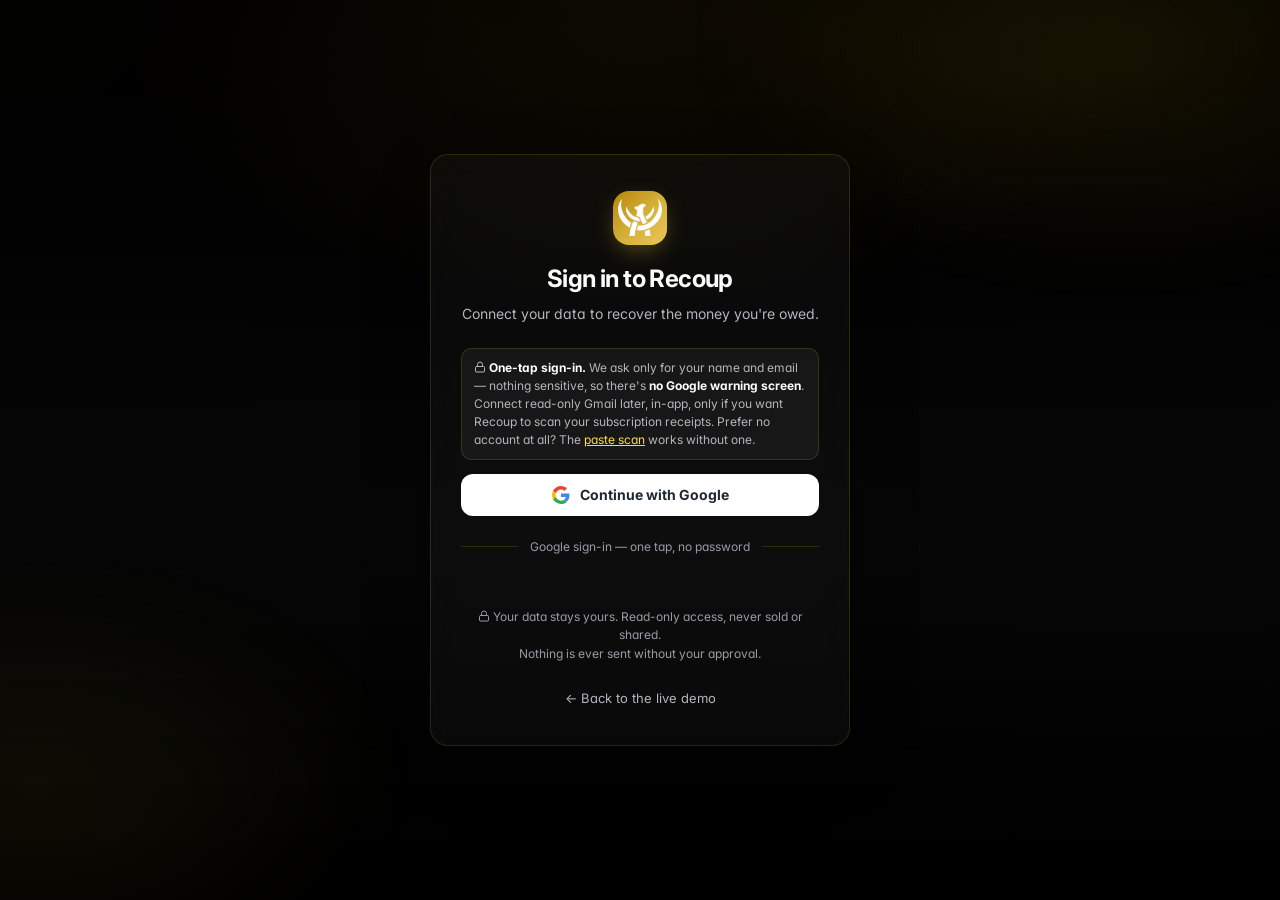
<file: login.html>
<!doctype html>
<html lang="en">
<head>
<meta charset="utf-8" />
<meta name="viewport" content="width=device-width, initial-scale=1" />
<title>Sign in · Recoup</title>
<meta name="description" content="Sign in to Recoup to connect your data and recover money you're owed." />
<link rel="preconnect" href="https://fonts.googleapis.com" />
<link href="https://fonts.googleapis.com/css2?family=Inter:wght@400;500;600;700;800;900&display=swap" rel="stylesheet" />
<link rel="stylesheet" href="styles.css" />
<link rel="icon" type="image/png" href="favicon.png" />
<style>
.auth-wrap{min-height:100vh;display:grid;place-items:center;padding:24px;position:relative;z-index:1}
.auth-card{width:min(420px,94vw);padding:36px 30px;text-align:center}
.auth-logo{width:54px;height:54px;border-radius:16px;background:linear-gradient(135deg,#b8860b,#d4af37 50%,#e9c75a);display:grid;place-items:center;font-weight:900;color:#1a1402;font-size:28px;margin:0 auto 16px;box-shadow:0 8px 24px -6px rgba(212,175,55,.45)}
.auth-card h1{font-size:24px;margin:0 0 6px;letter-spacing:-.6px}
.auth-card p.sub{color:var(--muted);margin:0 0 24px;font-size:14px}
.gbtn{width:100%;justify-content:center;gap:10px;background:#fff;color:#1f2733;border:none;font-weight:700;margin-bottom:6px}
.gbtn:hover{background:#eef1f6}
.divider{display:flex;align-items:center;gap:12px;color:var(--dim);font-size:12px;margin:16px 0}
.divider::before,.divider::after{content:"";height:1px;flex:1;background:var(--border)}
.field{width:100%;padding:13px 15px;border-radius:12px;border:1px solid var(--border2);background:var(--panel2);color:var(--text);font-family:inherit;font-size:14px;margin-bottom:12px}
.field:focus{outline:none;border-color:var(--emerald)}
#captcha{display:flex;justify-content:center;margin-bottom:12px}
.full{width:100%;justify-content:center}
.auth-note{font-size:12px;color:var(--dim);margin-top:18px;line-height:1.55}
.auth-back{display:inline-block;margin-top:14px;color:var(--muted);font-size:13px;text-decoration:none}
.auth-back:hover{color:var(--text)}
.msg{font-size:13px;margin-top:12px;min-height:18px}
.msg.ok{color:var(--emerald)}.msg.err{color:var(--rose)}
.devlink{word-break:break-all;color:#ffd84d}
.field-label{display:block;text-align:left;font-size:12px;color:var(--muted);margin:0 0 5px 2px;font-weight:600}
.oauth-note{font-size:12px;color:var(--muted);line-height:1.5;text-align:left;background:var(--panel2);border:1px solid var(--border);border-radius:10px;padding:10px 12px;margin-bottom:14px}
.oauth-note b{color:var(--text)}.oauth-note a{color:var(--cyan)}
</style>
</head>
<body>
<a href="#maincontent" class="skip-link">Skip to content</a>
<div id="bg-field" aria-hidden="true"></div>
<main class="auth-wrap" id="maincontent">
  <div class="auth-card glass">
    <div class="auth-logo" aria-hidden="true"><img src="mark.png" alt="" /></div>
    <h1>Sign in to Recoup</h1>
    <p class="sub">Connect your data to recover the money you're owed.</p>

    <div class="oauth-note" id="oauth-note"><svg class="ico" viewBox="0 0 24 24" fill="none" stroke="currentColor" stroke-width="2" stroke-linecap="round" stroke-linejoin="round" aria-hidden="true"><rect x="3" y="11" width="18" height="11" rx="2"/><path d="M7 11V7a5 5 0 0 1 10 0v4"/></svg> <b>One-tap sign-in.</b> We ask only for your name and email — nothing sensitive, so there's <b>no Google warning screen</b>. Connect read-only Gmail later, in-app, only if you want Recoup to scan your subscription receipts. Prefer no account at all? The <a href="/">paste scan</a> works without one.</div>
    <button class="btn gbtn" id="google" type="button">
      <svg width="18" height="18" viewBox="0 0 48 48" aria-hidden="true"><path fill="#EA4335" d="M24 9.5c3.5 0 6.6 1.2 9.1 3.6l6.8-6.8C35.9 2.4 30.3 0 24 0 14.6 0 6.5 5.4 2.6 13.2l7.9 6.2C12.4 13.5 17.7 9.5 24 9.5z"/><path fill="#4285F4" d="M46.5 24.5c0-1.6-.1-3.1-.4-4.5H24v9h12.7c-.5 3-2.2 5.5-4.7 7.2l7.3 5.7C43.8 37.9 46.5 31.8 46.5 24.5z"/><path fill="#FBBC05" d="M10.5 28.4c-.5-1.5-.8-3.1-.8-4.9s.3-3.4.8-4.9l-7.9-6.2C1 15.6 0 19.7 0 24s1 8.4 2.6 11.6l7.9-6.2z"/><path fill="#34A853" d="M24 48c6.3 0 11.6-2.1 15.5-5.6l-7.3-5.7c-2 1.4-4.7 2.3-8.2 2.3-6.3 0-11.6-4-13.5-9.6l-7.9 6.2C6.5 42.6 14.6 48 24 48z"/></svg>
      Continue with Google
    </button>

    <div class="divider">or use a magic link</div>

    <form id="magic">
      <label class="field-label" for="email">Email address</label>
      <input class="field" type="email" id="email" placeholder="you@email.com" required autocomplete="email" />
      <div id="captcha"></div>
      <button class="btn btn-primary full" type="submit">Email me a sign-in link</button>
    </form>
    <div class="msg" id="msg" role="status" aria-live="polite"></div>

    <p class="auth-note"><svg class="ico" viewBox="0 0 24 24" fill="none" stroke="currentColor" stroke-width="2" stroke-linecap="round" stroke-linejoin="round" aria-hidden="true"><rect x="3" y="11" width="18" height="11" rx="2"/><path d="M7 11V7a5 5 0 0 1 10 0v4"/></svg> Your data stays yours. Read-only access, never sold or shared.<br/>Nothing is ever sent without your approval.</p>
    <a class="auth-back" href="/">← Back to the live demo</a>
  </div>
</main>

<script src="config.js"></script>
<script src="login.js"></script>
</body>
</html>
</file>
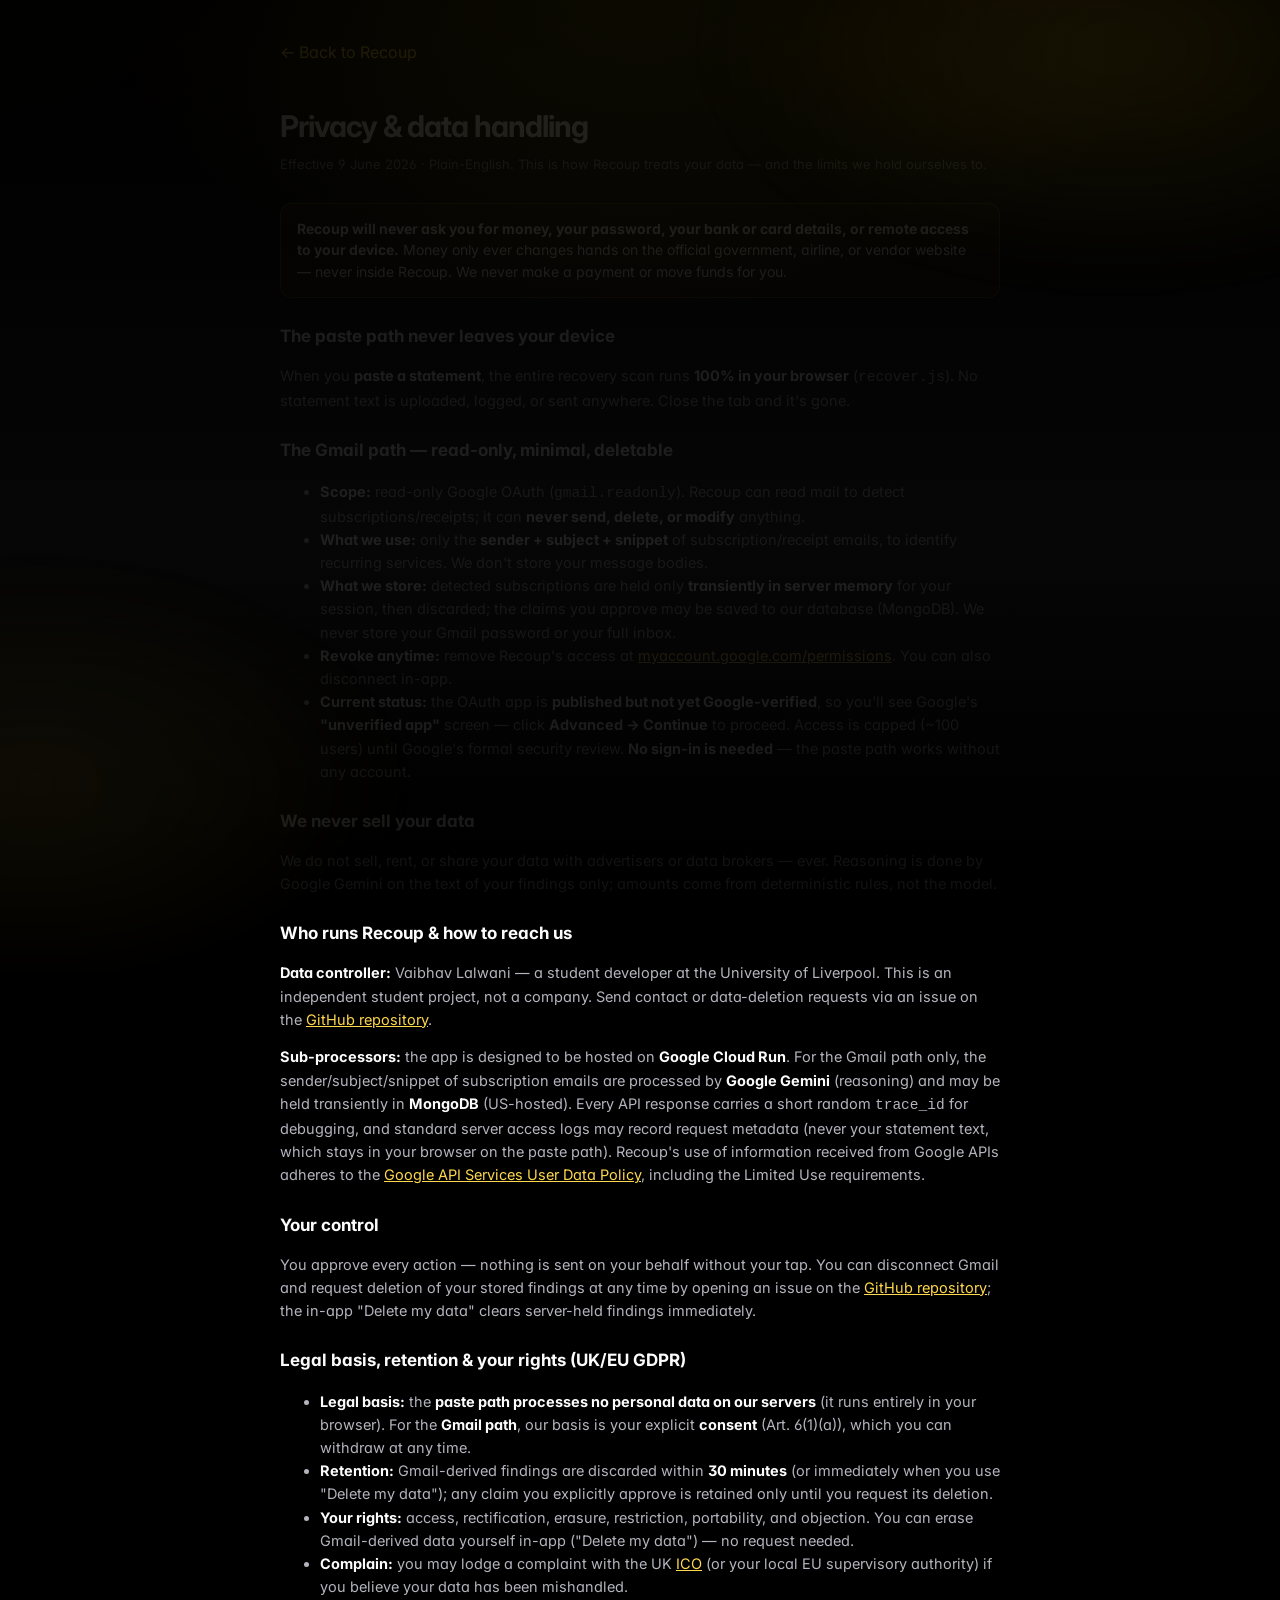
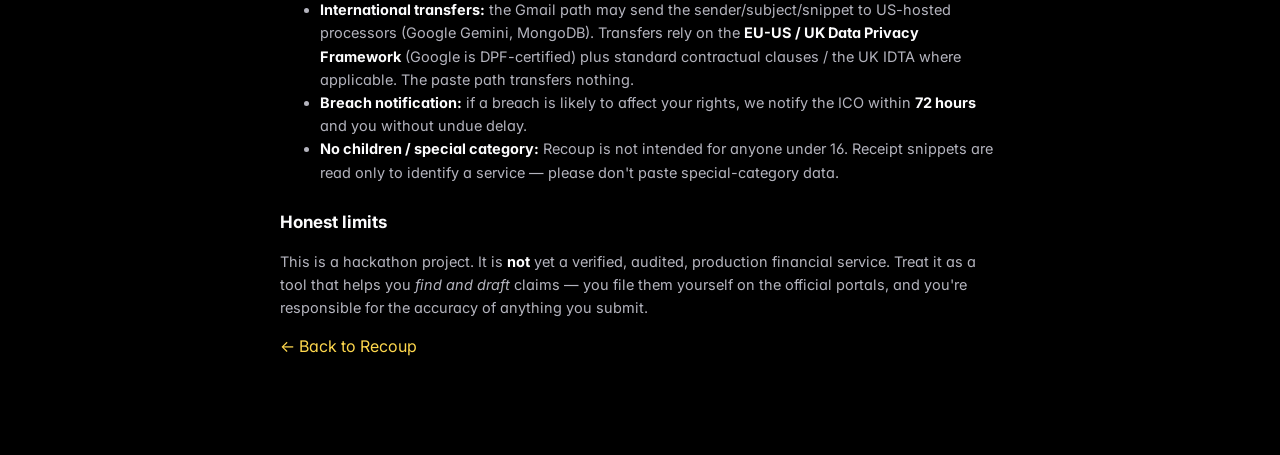
<file: privacy.html>
<!doctype html>
<html lang="en">
<head>
<meta charset="utf-8" />
<meta name="viewport" content="width=device-width, initial-scale=1" />
<title>Privacy · Recoup</title>
<link rel="preconnect" href="https://fonts.googleapis.com" />
<link href="https://fonts.googleapis.com/css2?family=Inter:wght@400;500;600;700;800&display=swap" rel="stylesheet" />
<link rel="stylesheet" href="styles.css" />
<style>
.legal{max-width:760px;margin:0 auto;padding:40px 20px 80px}
.legal h1{font-size:30px;letter-spacing:-1px;margin-bottom:6px}
.legal .upd{color:var(--dim);font-size:13px;margin-bottom:28px}
.legal h2{font-size:17px;margin:26px 0 8px}
.legal p,.legal li{color:var(--muted);line-height:1.6;font-size:14.5px}
.legal b{color:var(--text)}
.legal a{color:var(--cyan)}
.back{display:inline-block;margin-bottom:20px;color:var(--muted);text-decoration:none}
.antiscam{background:rgba(245,197,24,.08);border:1px solid rgba(245,197,24,.3);border-radius:12px;padding:14px 16px;margin:0 0 26px;color:var(--text);font-size:14px;line-height:1.55}
.antiscam b{color:var(--text)}
</style>
</head>
<body>
<div id="bg-field" aria-hidden="true"></div>
<main class="legal">
  <a class="back" href="/">← Back to Recoup</a>
  <h1>Privacy & data handling</h1>
  <div class="upd">Effective 9 June 2026 · Plain-English. This is how Recoup treats your data — and the limits we hold ourselves to.</div>

  <div class="antiscam"><b>Recoup will never ask you for money, your password, your bank or card details, or remote access to your device.</b> Money only ever changes hands on the official government, airline, or vendor website — never inside Recoup. We never make a payment or move funds for you.</div>

  <h2>The paste path never leaves your device</h2>
  <p>When you <b>paste a statement</b>, the entire recovery scan runs <b>100% in your browser</b> (<code>recover.js</code>). No statement text is uploaded, logged, or sent anywhere. Close the tab and it's gone.</p>

  <h2>The Gmail path — read-only, minimal, deletable</h2>
  <ul>
    <li><b>Scope:</b> read-only Google OAuth (<code>gmail.readonly</code>). Recoup can read mail to detect subscriptions/receipts; it can <b>never send, delete, or modify</b> anything.</li>
    <li><b>What we use:</b> only the <b>sender + subject + snippet</b> of subscription/receipt emails, to identify recurring services. We don't store your message bodies.</li>
    <li><b>What we store:</b> detected subscriptions are held only <b>transiently in server memory</b> for your session, then discarded; the claims you approve may be saved to our database (MongoDB). We never store your Gmail password or your full inbox.</li>
    <li><b>Revoke anytime:</b> remove Recoup's access at <a href="https://myaccount.google.com/permissions" target="_blank" rel="noopener">myaccount.google.com/permissions</a>. You can also disconnect in-app.</li>
    <li><b>Current status:</b> the OAuth app is <b>published but not yet Google-verified</b>, so you'll see Google's <b>"unverified app"</b> screen — click <b>Advanced → Continue</b> to proceed. Access is capped (~100 users) until Google's formal security review. <b>No sign-in is needed</b> — the paste path works without any account.</li>
  </ul>

  <h2>We never sell your data</h2>
  <p>We do not sell, rent, or share your data with advertisers or data brokers — ever. Reasoning is done by Google Gemini on the text of your findings only; amounts come from deterministic rules, not the model.</p>

  <h2>Who runs Recoup &amp; how to reach us</h2>
  <p><b>Data controller:</b> Vaibhav Lalwani — a student developer at the University of Liverpool. This is an independent student project, not a company. Send contact or data-deletion requests via an issue on the <a href="https://github.com/vaibhav4046/recoup" target="_blank" rel="noopener">GitHub repository</a>.</p>
  <p><b>Sub-processors:</b> the app is designed to be hosted on <b>Google Cloud Run</b>. For the Gmail path only, the sender/subject/snippet of subscription emails are processed by <b>Google Gemini</b> (reasoning) and may be held transiently in <b>MongoDB</b> (US-hosted). Every API response carries a short random <code>trace_id</code> for debugging, and standard server access logs may record request metadata (never your statement text, which stays in your browser on the paste path). Recoup's use of information received from Google APIs adheres to the <a href="https://developers.google.com/terms/api-services-user-data-policy" target="_blank" rel="noopener">Google API Services User Data Policy</a>, including the Limited Use requirements.</p>

  <h2>Your control</h2>
  <p>You approve every action — nothing is sent on your behalf without your tap. You can disconnect Gmail and request deletion of your stored findings at any time by opening an issue on the <a href="https://github.com/vaibhav4046/recoup" target="_blank" rel="noopener">GitHub repository</a>; the in-app "Delete my data" clears server-held findings immediately.</p>

  <h2>Legal basis, retention &amp; your rights (UK/EU GDPR)</h2>
  <ul>
    <li><b>Legal basis:</b> the <b>paste path processes no personal data on our servers</b> (it runs entirely in your browser). For the <b>Gmail path</b>, our basis is your explicit <b>consent</b> (Art. 6(1)(a)), which you can withdraw at any time.</li>
    <li><b>Retention:</b> Gmail-derived findings are discarded within <b>30 minutes</b> (or immediately when you use "Delete my data"); any claim you explicitly approve is retained only until you request its deletion.</li>
    <li><b>Your rights:</b> access, rectification, erasure, restriction, portability, and objection. You can erase Gmail-derived data yourself in-app ("Delete my data") — no request needed.</li>
    <li><b>Complain:</b> you may lodge a complaint with the UK <a href="https://ico.org.uk/" target="_blank" rel="noopener">ICO</a> (or your local EU supervisory authority) if you believe your data has been mishandled.</li>
    <li><b>International transfers:</b> the Gmail path may send the sender/subject/snippet to US-hosted processors (Google Gemini, MongoDB). Transfers rely on the <b>EU-US / UK Data Privacy Framework</b> (Google is DPF-certified) plus standard contractual clauses / the UK IDTA where applicable. The paste path transfers nothing.</li>
    <li><b>Breach notification:</b> if a breach is likely to affect your rights, we notify the ICO within <b>72 hours</b> and you without undue delay.</li>
    <li><b>No children / special category:</b> Recoup is not intended for anyone under 16. Receipt snippets are read only to identify a service — please don't paste special-category data.</li>
  </ul>

  <h2>Honest limits</h2>
  <p>This is a hackathon project. It is <b>not</b> yet a verified, audited, production financial service. Treat it as a tool that helps you <i>find and draft</i> claims — you file them yourself on the official portals, and you're responsible for the accuracy of anything you submit.</p>

  <a class="back" href="/">← Back to Recoup</a>
</main>
</body>
</html>
</file>
<file: styles.css>
/* Recoup — premium recovery command center */
:root{
  --bg:#000000; --bg2:#09090b;
  --panel:rgba(255,255,255,.03); --panel2:rgba(255,255,255,.05);
  --border:rgba(245,197,24,.15); --border2:rgba(245,197,24,.25);
  --text:#fcfcfd; --muted:#b4b4be; --dim:#9a9aa6;  /* WCAG AA on #000: muted 9.0:1, dim 6.4:1 */
  --emerald:#f5c518; --cyan:#ffd84d; --amber:#e8b923; --rose:#f43f5e; --violet:#c084fc;
  --grad:linear-gradient(135deg,#f5c518,#ffd84d);
  --grad-money:linear-gradient(135deg,#ffd84d,#f5c518 45%,#d4af37);
  --shadow:0 24px 60px -20px rgba(0,0,0,.92);
  --shadow-sm:0 2px 10px -3px rgba(0,0,0,.6);
  --radius:18px;
  --font-hero:50px;
  --font-display:44px;
  --ease:cubic-bezier(.16,1,.3,1);
}
*{box-sizing:border-box}
:focus-visible{outline:2px solid var(--cyan);outline-offset:2px;border-radius:6px}
.ico{width:1em;height:1em;display:inline-block;vertical-align:-0.14em;flex:0 0 auto}
.x .ico{width:17px;height:17px;vertical-align:middle}
.theme-toggle .ico{width:18px;height:18px}
.btn .ico{vertical-align:-0.16em}
/* ===== Agent Run Timeline (black + gold) ===== */
.agent-timeline{margin:30px 0;padding:26px;border-radius:20px;background:linear-gradient(180deg,#0a0a0c,#070708);border:1px solid rgba(245,197,24,.18);box-shadow:0 20px 60px -30px rgba(0,0,0,.8),inset 0 1px 0 rgba(245,197,24,.08)}
.atl-head{display:flex;align-items:baseline;gap:12px;flex-wrap:wrap;margin-bottom:20px}
.atl-head h2{font-size:20px;font-weight:900;letter-spacing:-.4px;margin:0;color:var(--text);display:inline-flex;align-items:center;gap:10px}
.atl-sub{font-size:12px;font-weight:700;color:#d4af37;text-transform:uppercase;letter-spacing:.06em}
.atl-badge{font-size:10.5px;font-weight:800;text-transform:uppercase;letter-spacing:.05em;border-radius:20px;padding:3px 9px;vertical-align:middle}
.atl-badge.live{color:#0a160e;background:linear-gradient(90deg,#34d399,#10b981)}
.atl-badge.sim{color:var(--muted);background:rgba(255,255,255,.06);border:1px solid var(--border)}
.atl-grid{display:grid;grid-template-columns:1fr 280px;gap:26px}
.atl-steps{list-style:none;margin:0;padding:0;position:relative}
.atl-steps::before{content:"";position:absolute;left:17px;top:6px;bottom:14px;width:2px;background:linear-gradient(180deg,rgba(245,197,24,.5),rgba(245,197,24,.08))}
.atl-step{position:relative;display:flex;gap:15px;padding:0 0 18px;opacity:0;transform:translateY(8px);animation:atlIn .5s var(--ease) forwards}
@keyframes atlIn{to{opacity:1;transform:none}}
.atl-dot{position:relative;z-index:1;flex:0 0 36px;width:36px;height:36px;border-radius:50%;display:grid;place-items:center;background:radial-gradient(120% 120% at 30% 20%,#1c1605,#0b0b0d);border:1px solid rgba(245,197,24,.5);color:#f5c518}
.atl-dot svg{width:18px;height:18px}
.atl-label{font-size:13px;font-weight:800;color:var(--text);display:flex;align-items:center;gap:8px;margin-top:6px}
.atl-score{font-size:10.5px;font-weight:800;color:#1a1402;background:linear-gradient(90deg,#f5c518,#e8b923);border-radius:20px;padding:2px 8px}
.atl-text{font-size:13px;color:var(--muted);margin-top:3px;line-height:1.5}
.atl-text b{color:#e7c34a;font-weight:700}
.atl-link{color:#f5c518;font-weight:700;text-decoration:none;border-bottom:1px solid rgba(245,197,24,.4)}
.atl-summary{align-self:start;background:linear-gradient(180deg,#0d0d10,#08080a);border:1px solid rgba(245,197,24,.22);border-radius:16px;padding:20px;text-align:center}
.atl-charge{font-size:12.5px;font-weight:700;color:var(--muted);padding-bottom:14px;border-bottom:1px solid var(--border);margin-bottom:14px}
.atl-metric{margin:12px 0}
.atl-num{display:block;font-size:28px;font-weight:900;letter-spacing:-1px;background:linear-gradient(110deg,#fff,#ffd84d 55%,#ff8a3d);-webkit-background-clip:text;background-clip:text;-webkit-text-fill-color:transparent}
.atl-metric.gold .atl-num{background:linear-gradient(90deg,#f5c518,#ffd84d);-webkit-background-clip:text;background-clip:text;-webkit-text-fill-color:transparent}
.atl-cap{font-size:10.5px;font-weight:700;text-transform:uppercase;letter-spacing:.06em;color:var(--dim)}
.atl-foot{margin-top:16px;padding-top:14px;border-top:1px solid var(--border);font-size:10px;font-weight:700;color:#d4af37;letter-spacing:.03em}
@media(max-width:760px){.atl-grid{grid-template-columns:1fr}}
@media(prefers-reduced-motion:reduce){.atl-step{animation:none;opacity:1;transform:none}}
@keyframes cardIn{from{opacity:0;transform:translateY(12px) scale(.99)}to{opacity:1;transform:none}}
@keyframes heroIn{from{opacity:0;transform:translateY(18px) scale(.985)}to{opacity:1;transform:none}}
@keyframes fadeUp{from{opacity:0;transform:translateY(14px)}to{opacity:1;transform:none}}
@media(prefers-reduced-motion:reduce){*{animation:none!important;transition:none!important}}
html,body{margin:0;padding:0}
body{
  background:radial-gradient(1200px 700px at 80% -10%,rgba(255,216,77,.08),transparent 60%),
             radial-gradient(900px 600px at 0% 0%,rgba(245,197,24,.07),transparent 55%),var(--bg);
  color:var(--text); font-family:'Inter',system-ui,-apple-system,sans-serif;
  font-feature-settings:'cv11','ss01','cv02','cv03','cv04'; font-optical-sizing:auto; letter-spacing:0;
  -webkit-font-smoothing:antialiased; -moz-osx-font-smoothing:grayscale; text-rendering:optimizeLegibility;
  line-height:1.5; overflow-x:hidden;
}
#bg-field{position:fixed;inset:0;z-index:0;pointer-events:none;opacity:.9;
  background:
    radial-gradient(60% 50% at 50% 0%,rgba(245,197,24,.06),transparent 70%),
    linear-gradient(180deg,#000 0%,#070707 60%,var(--bg) 100%)}
/* ambient field — soft warm-gold glows drifting behind the black canvas (pure black & gold, no grid) */
#bg-field::before{content:"";position:absolute;inset:-12%;pointer-events:none;
  background:
    radial-gradient(36% 28% at 80% 14%,rgba(245,197,24,.10),transparent 72%),
    radial-gradient(32% 26% at 12% 80%,rgba(212,175,55,.08),transparent 72%);
  filter:blur(34px);animation:fieldDrift 28s ease-in-out infinite alternate}
@keyframes fieldDrift{from{transform:translate3d(-2.5%,-2%,0) scale(1)}to{transform:translate3d(2.5%,2.5%,0) scale(1.07)}}
/* MONEY ROOTS — zoomed-in branching veins of value, lines slowly flowing like sap through roots.
   Unique signature animation: ultra-low opacity, pure line-work, no particles, no sheen. */
.money-roots{position:absolute;inset:0;width:100%;height:100%;opacity:.085}
.mr{stroke-dasharray:7 150;animation:rootFlow linear infinite}
.mr1{animation-duration:26s}
.mr2{animation-duration:34s;animation-delay:-8s}
.mr3{animation-duration:22s;animation-delay:-4s}
.mr4{animation-duration:30s;animation-delay:-14s}
.mr5{animation-duration:38s;animation-delay:-19s}
.mr6{animation-duration:20s;animation-delay:-2s}
.mr7{animation-duration:24s;animation-delay:-10s}
.mr8{animation-duration:32s;animation-delay:-6s}
@keyframes rootFlow{to{stroke-dashoffset:-1570}}
@media(prefers-reduced-motion:reduce){#bg-field::before{animation:none}.mr{animation:none;stroke-dasharray:none;opacity:.5}}

.glass{background:var(--panel);backdrop-filter:blur(18px);-webkit-backdrop-filter:blur(18px);
  border:1px solid var(--border);border-radius:var(--radius);box-shadow:var(--shadow)}

/* topbar */
.topbar{position:sticky;top:0;z-index:20;display:flex;align-items:center;justify-content:space-between;
  padding:14px clamp(16px,4vw,40px);background:rgba(7,8,12,.72);backdrop-filter:blur(20px);
  border-bottom:1px solid var(--border)}
.topbar[inert]{visibility:hidden}  /* hide the sticky header while a dialog is open so it can't overlap the modal close button (mobile) */
.brand{display:flex;align-items:center;gap:12px}
.logo{width:40px;height:40px;display:grid;place-items:center;background:none;border:none;box-shadow:none;
  position:relative;transition:transform .35s var(--ease)}
.brand:hover .logo{transform:rotate(-6deg) scale(1.06)}
.logo img{width:36px;height:36px;object-fit:contain;display:block;filter:drop-shadow(0 2px 8px rgba(0,0,0,.5))}
.auth-logo{background:none;box-shadow:none}
.auth-logo img{width:44px;height:44px;object-fit:contain;display:block}
.brand-name{font-weight:800;font-size:20px;letter-spacing:0}
.brand-dot{color:var(--emerald)}
.brand-tag{font-size:12px;color:var(--muted);padding:3px 9px;border:1px solid var(--border);border-radius:20px;margin-left:4px}
.chips{display:flex;gap:8px;flex-wrap:wrap}
.topbar-right{display:flex;align-items:center;gap:12px}
.theme-toggle{cursor:pointer;width:40px;height:40px;border-radius:10px;border:1px solid var(--border2);background:var(--panel2);color:var(--text);font-size:15px;display:grid;place-items:center;transition:.2s;flex:0 0 auto}
.theme-toggle:hover{background:var(--panel);transform:translateY(-1px)}
.signin-link{font-size:13px;font-weight:600;color:var(--text);text-decoration:none;padding:7px 15px;border:1px solid var(--border2);border-radius:10px;background:var(--panel2);transition:.2s;white-space:nowrap}
.signin-link:hover{background:var(--panel);transform:translateY(-1px)}
.chip{display:flex;align-items:center;gap:6px;font-size:11.5px;font-weight:600;letter-spacing:.01em;padding:4px 10px;border-radius:20px;
  border:1px solid rgba(255,255,255,.09);background:rgba(255,255,255,.03);color:var(--muted);transition:border-color .2s,background .2s}
.chip:hover{border-color:rgba(255,255,255,.18);background:rgba(255,255,255,.05)}
.chip .d{width:6px;height:6px;border-radius:50%;background:var(--dim)}
.chip.live{color:#e8e8ec;border-color:rgba(255,255,255,.09);background:rgba(255,255,255,.03)}
.chip.live .d{background:var(--emerald);box-shadow:0 0 8px var(--emerald);animation:pulse 2s infinite}
.chip.warn{color:#fde6a8;border-color:rgba(251,191,36,.3);background:rgba(251,191,36,.07)}
.chip.warn .d{background:var(--amber)}
@keyframes pulse{0%,100%{opacity:1}50%{opacity:.4}}

.wrap{position:relative;z-index:1;max-width:1120px;margin:0 auto;padding:clamp(16px,3vw,32px);display:flex;flex-direction:column;gap:20px}
#results{display:flex;flex-direction:column;gap:20px}
.hidden{display:none!important}
.reveal{opacity:0;transform:translateY(22px);transition:opacity .7s var(--ease),transform .7s var(--ease)}
.reveal.in{opacity:1;transform:none}
@media(prefers-reduced-motion:reduce){.reveal{opacity:1!important;transform:none!important}}
/* premium micro-interactions: quiet lift + gold edge on hover (GPU-only props, 60fps) */
.landing-sec{transition:transform .45s var(--ease),box-shadow .45s var(--ease),border-color .3s}
.landing-sec:hover{transform:translateY(-4px);border-color:rgba(245,197,24,.35);box-shadow:0 30px 70px -28px rgba(0,0,0,.9),0 0 0 1px rgba(245,197,24,.12),0 18px 50px -30px rgba(245,197,24,.25)}
@media(prefers-reduced-motion:reduce){.landing-sec,.landing-sec:hover{transform:none}}
.sr-only{position:absolute;width:1px;height:1px;padding:0;margin:-1px;overflow:hidden;clip:rect(0 0 0 0);white-space:nowrap;border:0}
.skip-link{position:absolute;left:-999px;top:8px;z-index:120;background:var(--cyan);color:#04121a;padding:8px 14px;border-radius:8px;font-weight:800;text-decoration:none}
.skip-link:focus{left:8px}
.demo-flag{margin-top:8px;font-size:11px;color:#f5c87a;font-weight:700;letter-spacing:0}
.vrec-list{display:flex;flex-direction:column;gap:8px}
.vrec-item{display:flex;justify-content:space-between;gap:12px;align-items:center;padding:10px 14px;border:1px solid var(--border);border-radius:10px;background:rgba(245,197,24,.08)}
.vrec-item .amt{font-weight:800;color:#f5c518;white-space:nowrap}
.vrec-empty{color:var(--muted);font-size:13px;line-height:1.5;padding:6px 0}
.vrec-form{display:flex;gap:8px;flex-wrap:wrap;margin-top:12px}
.vrec-form input,.vrec-form select{background:var(--panel2);border:1px solid var(--border);border-radius:8px;padding:9px 11px;color:var(--text);font-size:13px;font-family:inherit}
.vrec-form select{min-width:68px}
.vrec-form input:focus-visible,.vrec-form select:focus-visible{outline:2px solid var(--cyan);outline-offset:1px}
.btn-sm{padding:7px 12px;font-size:12.5px}
.gmail-testnote{font-size:11.5px;color:var(--dim);margin:9px 2px 0;line-height:1.45}
.gmail-testnote b{color:var(--muted)}
.modal .gbtn{margin-top:6px}
.ga-desc{font-size:12.5px;color:var(--muted);margin:10px 2px 4px;line-height:1.55}
.modal-divider{display:flex;align-items:center;gap:12px;color:var(--dim);font-size:12px;font-weight:600;margin:16px 0 12px}
.modal-divider::before,.modal-divider::after{content:"";height:1px;flex:1;background:var(--border)}
.gmail-advanced{margin-top:18px;border-top:1px solid var(--border);padding-top:6px}
.gmail-advanced summary{cursor:pointer;color:var(--muted);font-size:13px;font-weight:650;padding:8px 2px;list-style:none;display:flex;align-items:center;gap:8px}
.gmail-advanced summary::-webkit-details-marker{display:none}
.gmail-advanced summary::before{content:"+";color:var(--dim);font-weight:700}
.gmail-advanced[open] summary::before{content:"\2013"}
.gmail-advanced summary:hover{color:var(--text)}
.gmail-advanced .ga-tag{font-size:10.5px;font-weight:700;letter-spacing:.02em;text-transform:uppercase;color:var(--dim);border:1px solid var(--border2);border-radius:20px;padding:2px 8px}
.gmail-advanced .ga-desc{font-size:12.5px;color:var(--muted);margin:6px 2px 10px;line-height:1.5}
.landing{min-height:calc(88vh - 76px);padding:92px 0 18px}
.landing-hero{display:grid;grid-template-columns:minmax(0,0.95fr) minmax(min(440px,46vw),1.05fr);align-items:start;gap:34px;margin-bottom:60px}
.landing-copy{max-width:570px;padding:10px 0 16px;animation:heroIn .75s var(--ease) both}
.landing-h1{font-family:'Sora','Inter',system-ui,sans-serif;font-size:var(--font-hero);font-weight:700;
  letter-spacing:-2px;line-height:1.0;margin:16px 0 20px;text-wrap:balance;color:#fbfbfd}
/* one word in gold — the hook ("owed"). A sleek light glint sweeps across the gold letters,
   like light catching coins. Pure black & gold, minimal — no underline, no arrow. */
.landing-h1 .hl{display:inline-block;position:relative;
  background:linear-gradient(100deg,#d4af37 0%,#f5c518 30%,#fff6cf 48%,#ffd84d 60%,#d4af37 100%);
  background-size:260% 100%;-webkit-background-clip:text;background-clip:text;
  -webkit-text-fill-color:transparent;color:transparent;
  animation:goldShimmer 5s ease-in-out infinite}
@keyframes goldShimmer{0%{background-position:130% 50%}60%,100%{background-position:-30% 50%}}

/* the WORD itself shines — a small glint sweeps across the glyphs once and is gone by 4s.
   Everything is sized to the word (overflow stays inside its box) so the light reads as coming
   FROM the letters, not floating beside them. */
.landing-h1 .hl{animation:goldShimmer 5s ease-in-out infinite, wordShine 4s ease-out .35s 1}
@keyframes wordShine{0%,100%{filter:brightness(1)}14%{filter:brightness(1.45) drop-shadow(0 0 14px rgba(255,216,77,.55))}30%{filter:brightness(1.2) drop-shadow(0 0 8px rgba(255,216,77,.3))}70%{filter:brightness(1)}}
.landing-h1 .hl::before,.landing-h1 .hl::after{content:"";position:absolute;top:55%;left:18%;
  pointer-events:none;z-index:-1;opacity:0;transform:translate(-50%,-50%);
  animation:flareIn 4s cubic-bezier(.25,.6,.25,1) .35s 1 both}
/* small warm core, riding across the word */
.landing-h1 .hl::before{width:54px;height:54px;
  background:radial-gradient(closest-side,rgba(255,228,160,.9),rgba(255,170,70,.4) 40%,transparent 70%)}
/* short horizontal glint — never wider than the word */
.landing-h1 .hl::after{width:78%;max-width:100%;height:4px;border-radius:4px;
  background:linear-gradient(90deg,transparent,rgba(255,216,120,.7) 38%,#fff 50%,rgba(255,216,120,.7) 62%,transparent);
  filter:blur(.8px)}
@keyframes flareIn{
  0%{opacity:0;left:14%;transform:translate(-50%,-50%) scale(.3)}
  16%{opacity:.9;transform:translate(-50%,-50%) scale(1)}
  55%{opacity:.5;left:62%}
  100%{opacity:0;left:84%;transform:translate(-50%,-50%) scale(.7)}}

.landing-copy{position:relative}
@media(prefers-reduced-motion:reduce){.landing-h1 .hl{animation:none;background-position:0 50%;filter:none}
  .landing-h1 .hl::before,.landing-h1 .hl::after{display:none}}
.landing-sub{color:#a7afc1;font-size:16px;max-width:58ch;margin:0 0 24px;line-height:1.55}
.landing-sub b{color:var(--text)}
.landing-cta{display:flex;gap:12px;justify-content:flex-start;flex-wrap:wrap}
.btn-xl{font-size:16px;padding:15px 26px;border-radius:14px}
.landing-proof{margin-top:24px;display:flex;flex-wrap:wrap;gap:8px;max-width:570px}
.landing-proof span{font-size:12px;font-weight:750;color:#f5c518;border:1px solid rgba(245,197,24,.35);background:rgba(245,197,24,.07);border-radius:999px;padding:6px 10px}
.founder-strip{margin:22px 0 0;padding-top:18px;border-top:1px solid var(--border);display:flex;flex-direction:column;gap:6px;font-size:12.5px;color:var(--muted);max-width:58ch;line-height:1.5}
.founder-strip b{color:var(--text)}
.founder-strip a{color:var(--cyan);text-decoration:none}

.product-stage{min-width:0;perspective:1200px;animation:heroIn .85s var(--ease) .08s both;display:flex;flex-direction:column;align-items:center;gap:15px}
/* ===== animated mobile-frame demo reel (Google Pixel Mockup) ===== */
.phone{position:relative;width:min(298px,80vw);aspect-ratio:300/618;cursor:pointer;transform:rotateY(-9deg) rotateX(3deg);transform-style:preserve-3d;transition:transform .6s var(--ease)}
.phone:hover,.phone:focus-visible{transform:rotateY(0) rotateX(0) translateY(-5px);outline:none}
.phone:focus-visible .phone-frame{box-shadow:0 0 0 3px var(--amber),0 40px 80px -24px rgba(0,0,0,.75)}
.phone-glow{position:absolute;inset:-16% -12%;background:radial-gradient(58% 48% at 50% 28%,rgba(245,197,24,.18),transparent 70%);filter:blur(28px);z-index:-1;animation:glowPulse 5s ease-in-out infinite}
@keyframes glowPulse{0%,100%{opacity:.5}50%{opacity:.95}}
.phone-frame{position:absolute;inset:0;border-radius:40px;background:#18181b;padding:8px;box-shadow:0 0 0 3.5px #3f3f46,0 40px 80px -24px rgba(0,0,0,.85),inset 0 1px 0 rgba(255,255,255,.2),0 0 0 1px rgba(255,255,255,.05)}
.phone-camera{position:absolute;top:15px;left:50%;transform:translateX(-50%);width:12px;height:12px;background:#09090b;border:1.5px solid #27272a;border-radius:50%;z-index:3}
.phone-screen{position:relative;width:100%;height:100%;border-radius:32px;overflow:hidden;background:radial-gradient(120% 80% at 50% 0%,rgba(245,197,24,.09),transparent 55%),var(--bg2);display:flex;flex-direction:column;padding:16px 14px 12px}
.reel-top{display:flex;align-items:center;gap:7px;font-size:12.5px;font-weight:800;color:var(--text);letter-spacing:.2px}
.reel-logo{width:22px;height:22px;border-radius:7px;background:linear-gradient(135deg,#b8860b,#d4af37 50%,#e9c75a);display:grid;place-items:center;box-shadow:0 4px 12px -3px rgba(212,175,55,.6)}
.reel-logo img{width:15px;height:15px;object-fit:contain;display:block}
.reel-live{margin-left:auto;font-size:9px;font-weight:800;color:#ffd84d;display:flex;align-items:center;gap:4px;text-transform:uppercase;letter-spacing:.07em}
.reel-live i{width:6px;height:6px;border-radius:50%;background:var(--emerald);box-shadow:0 0 7px var(--emerald);animation:pulse 2s infinite}
.reel-stage{position:relative;flex:1;margin-top:15px}
.reel-scene{position:absolute;inset:0;display:flex;flex-direction:column;opacity:0;transform:translateY(10px) scale(.985);transition:opacity .55s var(--ease),transform .55s var(--ease);pointer-events:none}
.reel-scene.is-active{opacity:1;transform:none}
.reel-scan{align-items:center;justify-content:center;text-align:center}
.reel-radar{position:relative;width:76px;height:76px;margin-bottom:20px}
.reel-radar span{position:absolute;inset:0;border:2px solid rgba(245,197,24,.55);border-radius:50%;animation:radar 2.1s ease-out infinite}
.reel-radar span:nth-child(2){animation-delay:.7s}.reel-radar span:nth-child(3){animation-delay:1.4s}
@keyframes radar{0%{transform:scale(.3);opacity:.9}100%{transform:scale(1);opacity:0}}
.reel-scan-label{font-size:15px;font-weight:800;color:var(--text)}
.reel-bar{width:78%;height:6px;border-radius:6px;background:rgba(255,255,255,.08);margin:14px 0 9px;overflow:hidden}
.reel-bar i{display:block;height:100%;width:0;background:linear-gradient(90deg,#f5c518,#ff8a3d 55%,#ff5e8a);border-radius:6px}
.reel-scene.is-active .reel-bar i{animation:fillbar 2.4s var(--ease) forwards}
@keyframes fillbar{from{width:0}to{width:100%}}
.reel-scan-sub{font-size:11px;color:var(--muted)}
.reel-found{justify-content:center}
.reel-found-head{font-size:10.5px;text-transform:uppercase;letter-spacing:.08em;color:var(--muted);font-weight:800}
.reel-money{font-size:38px;font-weight:900;line-height:1;letter-spacing:-1px;background:var(--grad-money);-webkit-background-clip:text;background-clip:text;-webkit-text-fill-color:transparent;margin-top:4px}
.reel-money-sub{font-size:11.5px;color:var(--muted);margin:6px 0 16px}
.reel-rows{display:flex;flex-direction:column;gap:8px}
.reel-row{display:flex;justify-content:space-between;align-items:center;padding:10px 12px;border-radius:11px;background:var(--panel2);border:1px solid var(--border);font-size:12.5px;color:var(--text);opacity:0;transform:translateX(-8px)}
.reel-scene.is-active .reel-row{animation:rowin .5s var(--ease) forwards}
.reel-scene.is-active .reel-row:nth-child(1){animation-delay:.15s}
.reel-scene.is-active .reel-row:nth-child(2){animation-delay:.32s}
.reel-scene.is-active .reel-row:nth-child(3){animation-delay:.49s}
@keyframes rowin{to{opacity:1;transform:none}}
.reel-row b{color:var(--emerald);font-weight:800}
.reel-done{align-items:center;justify-content:center;text-align:center}
.reel-check{width:70px;height:70px;border-radius:50%;display:grid;place-items:center;color:#1a1402;background:var(--grad);box-shadow:0 12px 30px -8px rgba(245,197,24,.7);margin-bottom:16px}
.reel-scene.is-active .reel-check{animation:pop .55s var(--ease)}
@keyframes pop{0%{transform:scale(.4);opacity:0}60%{transform:scale(1.12)}100%{transform:scale(1);opacity:1}}
.reel-done-amt{font-size:24px;font-weight:900;color:var(--text)}
.reel-done-sub{font-size:12px;color:var(--muted);margin-top:4px}
.reel-done-chip{margin-top:14px;font-size:10px;font-weight:800;color:#ffd84d;border:1px solid rgba(245,197,24,.3);background:rgba(245,197,24,.08);border-radius:20px;padding:5px 11px}
.reel-foot{display:flex;justify-content:space-between;font-size:10.5px;color:var(--dim);font-weight:700;padding-top:10px;border-top:1px solid var(--border);margin-top:10px;text-transform:uppercase;letter-spacing:.04em}
.phone-cta{font-size:12px;color:var(--muted);font-weight:600}
/* reel: vector-search scene */
.reel-vector-icon{text-align:center;margin:22px 0 14px}
.reel-vector-title{text-align:center;font-size:15px;font-weight:800;color:var(--text);margin-bottom:10px}
.reel-vector-match{text-align:center;font-size:12px;color:var(--muted);margin-bottom:4px}
.reel-vector-match b{color:#f5c518}
.reel-vector-score{text-align:center;font-size:12px;color:var(--muted)}
.reel-vector-score b{color:#ffd84d;font-weight:800}
/* reel: gemini reasoner scene */
.reel-reason-title{text-align:center;font-size:15px;font-weight:800;color:var(--text);margin:18px 0 12px}
.reel-reason-box{display:flex;flex-direction:column;gap:8px;font-size:11.5px;color:var(--muted);font-family:'JetBrains Mono',monospace;padding:0 8px}
.reel-reason-box div{opacity:0;animation:rowin .45s var(--ease) forwards}
.reel-scene.is-active .reel-reason-box div:nth-child(1){animation-delay:.2s}
.reel-scene.is-active .reel-reason-box div:nth-child(2){animation-delay:.55s}
.reel-scene.is-active .reel-reason-box div:nth-child(3){animation-delay:.9s}
/* reel: human-approval-gate scene */
.reel-gate-icon{display:flex;align-items:center;justify-content:center;margin:26px 0 16px}
.reel-gate-icon svg{filter:drop-shadow(0 4px 14px rgba(245,197,24,.5));animation:gateGlow 2.2s ease-in-out infinite}
@keyframes gateGlow{0%,100%{opacity:.78;transform:translateY(0)}50%{opacity:1;transform:translateY(-2px)}}
.reel-gate-title{text-align:center;font-size:15px;font-weight:800;color:var(--text);margin-bottom:8px}
.reel-gate-text{text-align:center;font-size:13px;color:var(--muted);line-height:1.5;padding:0 18px}
.reel-gate-text b{color:#f5c518}
@media(prefers-reduced-motion:reduce){.phone{transform:none}.phone-glow,.reel-radar span,.reel-live i{animation:none}.reel-scene{transition:none}.reel-row{opacity:1;transform:none;animation:none}.reel-bar i{width:100%;animation:none}.reel-reason-box div{opacity:1;animation:none}}
@media(max-width:900px){.phone{transform:none}.phone-glow{animation:none;opacity:.6}}
/* real unclaimed-money search (official CA public records) */
.uc-badge{font-size:10.5px;font-weight:800;text-transform:uppercase;letter-spacing:.05em;color:#1a1402;background:var(--grad);border-radius:20px;padding:3px 9px;vertical-align:middle;margin-left:8px}
.uc-sub{color:var(--muted);font-size:13.5px;line-height:1.55;margin:4px 0 14px;max-width:74ch}
.uc-form{display:flex;gap:10px;flex-wrap:wrap;margin-bottom:14px}
.uc-input{flex:1;min-width:240px;padding:12px 15px;border-radius:12px;border:1px solid var(--border2);background:var(--bg);color:var(--text);font-family:inherit;font-size:14px}
.uc-input:focus{outline:none;border-color:var(--emerald)}
.uc-results{display:flex;flex-direction:column;gap:8px}
.uc-row{display:flex;align-items:center;gap:14px;padding:12px 14px;border:1px solid var(--border);border-radius:12px;background:var(--panel2)}
.uc-row-main{flex:1;min-width:0}
.uc-row-main b{font-size:14px}
.uc-city{color:var(--muted);font-size:12.5px;margin-left:6px}
.uc-holder{color:var(--dim);font-size:12px;margin-top:3px;overflow:hidden;text-overflow:ellipsis;white-space:nowrap}
.uc-amt{font-weight:900;font-size:17px;background:var(--grad-money);-webkit-background-clip:text;background-clip:text;-webkit-text-fill-color:transparent;white-space:nowrap}
.uc-claim{padding:8px 13px;font-size:12.5px;white-space:nowrap}
.uc-empty{color:var(--muted);font-size:13px;padding:10px 2px}
.uc-total{color:var(--dim);font-size:12px;padding-top:6px}
.uc-meta{color:var(--dim);font-size:12px;margin:14px 0 0}
.uc-meta a{color:var(--cyan)}
@media(max-width:560px){.uc-row{flex-wrap:wrap}.uc-amt{order:-1;width:100%}}

/* hero */
.hero{display:grid;grid-template-columns:1.4fr .9fr;gap:24px;padding:clamp(22px,3vw,38px)}
.eyebrow{font-size:12px;font-weight:750;letter-spacing:0;color:var(--muted)}
.hero-sub{color:var(--muted);font-size:15px;max-width:48ch;margin:0 0 20px}
.hero-figures{display:flex;align-items:center;gap:24px;margin:10px 0 16px}
.figure{display:flex;flex-direction:column;gap:5px}
.fig-amount{font-size:var(--font-display);font-weight:900;letter-spacing:0;line-height:1}
.fig-amount.owed{background:var(--grad-money);-webkit-background-clip:text;background-clip:text;-webkit-text-fill-color:transparent}
.fig-amount.leak{background:linear-gradient(110deg,#ff8a3d,#ff5e8a 60%,#c084fc);-webkit-background-clip:text;background-clip:text;-webkit-text-fill-color:transparent}
.fig-amount .per{font-size:.34em;color:var(--muted);-webkit-text-fill-color:var(--muted);letter-spacing:0;margin-left:4px;font-weight:700}
.fig-label{font-size:12.5px;color:var(--muted)}
.fig-label b{color:var(--text);font-weight:700}
.fig-div{width:1px;align-self:stretch;background:var(--border2);min-height:56px}
.fcard.claim-ready{border-color:rgba(245,197,24,.42);background:linear-gradient(180deg,rgba(245,197,24,.1),var(--panel))}
.fcard.claim-ready .ribbon{display:block;background:var(--emerald);color:#1a1402}
.fc-send{display:flex;gap:8px;margin-top:2px}
.fc-send .btn{flex:1;justify-content:center;padding:9px 10px;font-size:12.5px}
.btn-copy{background:rgba(255,216,77,.13);color:#ffe9a3;border-color:rgba(255,216,77,.32)}
.btn-mail{background:rgba(245,197,24,.14);color:#ffe9a3;border-color:rgba(245,197,24,.32)}
.fc-onetime .fc-amount{background:var(--grad-money);-webkit-background-clip:text;background-clip:text;-webkit-text-fill-color:transparent}
.hero-actions{display:flex;gap:12px;flex-wrap:wrap}
.btn{cursor:pointer;font-family:inherit;font-weight:700;font-size:14px;padding:12px 20px;border-radius:12px;border:1px solid var(--border2);
  background:var(--panel2);color:var(--text);transition:transform .28s var(--ease),box-shadow .28s var(--ease),background .2s,border-color .2s;display:inline-flex;align-items:center;gap:9px;letter-spacing:0}
.btn:hover{transform:translateY(-2px);border-color:var(--border2);background:var(--panel);box-shadow:var(--shadow-sm)}
.btn:active{transform:translateY(0) scale(.98)}
.btn-primary{background:var(--grad);color:#1a1402;border:none;box-shadow:0 10px 28px -8px rgba(245,197,24,.55);position:relative;overflow:hidden}
.btn-primary:hover{transform:translateY(-2px);background:var(--grad);color:#1a1402;border:none;box-shadow:0 18px 40px -10px rgba(245,197,24,.7)}
.btn-primary::before{content:"";position:absolute;inset:0;background:linear-gradient(120deg,transparent 35%,rgba(255,255,255,.4) 50%,transparent 65%);transform:translateX(-130%);transition:transform .75s var(--ease);pointer-events:none}
.btn-primary:hover::before{transform:translateX(130%)}
.btn-primary .dot{width:8px;height:8px;border-radius:50%;background:#1a1402;animation:pulse 1.6s infinite}
.btn-ghost{background:transparent}
.btn[disabled]{opacity:.5;cursor:not-allowed;transform:none}

.demo-note{margin-top:16px;font-size:12.5px;color:var(--muted);padding:9px 13px;border:1px dashed var(--border2);border-radius:10px}
.demo-note b{color:var(--text)}
.demo-note a{color:var(--cyan);text-decoration:none;font-weight:600;white-space:nowrap}
.demo-note a:hover{text-decoration:underline}
.hero-right{display:flex}
.recovered-card{flex:1;display:flex;flex-direction:column;align-items:center;justify-content:center;gap:6px;
  padding:18px;border-radius:14px;border:1px solid var(--border);background:linear-gradient(180deg,rgba(245,197,24,.06),transparent)}
.recovered-label{font-size:11px;font-weight:700;letter-spacing:0;color:var(--muted)}
.recovered-amount{font-size:28px;font-weight:900;letter-spacing:0;color:var(--emerald)}
.ring{position:relative;width:120px;height:120px;margin:6px 0}
.ring svg{transform:rotate(-90deg)}
.ring circle{fill:none;stroke-width:9}
.ring-bg{stroke:rgba(255,255,255,.07)}
.ring-fg{stroke:url(#g);stroke-linecap:round;stroke-dasharray:326.7;stroke-dashoffset:326.7;transition:stroke-dashoffset .9s cubic-bezier(.2,.8,.2,1);filter:drop-shadow(0 0 6px rgba(255,138,61,.45))}
.ring-pct{position:absolute;inset:0;display:grid;place-items:center;font-weight:800;font-size:20px}
.recovered-foot{font-size:12px;color:var(--muted)}
.rc-mini{font-size:.85em;color:var(--dim);font-weight:600}
.needs-confirm{color:var(--amber);font-weight:700}

/* grid panels */
.grid-2{display:grid;grid-template-columns:1.1fr .9fr;gap:20px}
.panel{padding:20px clamp(16px,2vw,24px)}
.panel-head{display:flex;align-items:center;justify-content:space-between;margin-bottom:14px;gap:10px}
.panel-head h3{margin:0;font-size:15px;font-weight:700;letter-spacing:0;display:flex;align-items:center;gap:9px}
.muted{color:var(--muted);font-size:12px}
.count-pill{font-size:12px;font-weight:700;color:var(--emerald);background:rgba(245,197,24,.12);padding:2px 9px;border-radius:20px}
.legend{display:flex;gap:8px}
.lg{font-size:11px;font-weight:600;padding:3px 9px;border-radius:20px}
.lg.leak{color:#fde6a8;background:rgba(251,191,36,.12)}
.lg.owed{color:#ffe9a3;background:rgba(245,197,24,.12)}

/* reasoning trace */
.trace{display:flex;flex-direction:column;gap:9px;font-family:'JetBrains Mono',monospace;font-size:13px}
.trace .line{display:flex;gap:10px;align-items:flex-start;opacity:0;transform:translateY(6px);animation:in .4s forwards}
.trace .line .mk{color:var(--dim);user-select:none}
.trace .line.cyan .t{color:#ffd84d}.trace .line.ok .t{color:var(--emerald)}
.trace .line.warn .t{color:var(--amber)}.trace .line.dim .t{color:var(--muted)}
@keyframes in{to{opacity:1;transform:none}}

/* breakdown bars */
.breakdown{display:flex;flex-direction:column;gap:13px}
.bd-row{display:flex;flex-direction:column;gap:5px}
.bd-top{display:flex;justify-content:space-between;font-size:13px}
.bd-top .nm{font-weight:600}.bd-top .vl{color:var(--muted);font-variant-numeric:tabular-nums}
.bd-bar{height:8px;border-radius:8px;background:rgba(255,255,255,.06);overflow:hidden}
.bd-fill{height:100%;border-radius:8px;background:var(--grad);width:0;transition:width 1s cubic-bezier(.2,.8,.2,1)}
.bd-fill.leak{background:linear-gradient(90deg,#fbbf24,#fb7185)}

/* recovery swarm */
.swarm{display:grid;grid-template-columns:repeat(auto-fill,minmax(220px,1fr));gap:12px}
.agent-card{border:1px solid var(--border);border-radius:13px;padding:14px;background:var(--panel);opacity:.55;transition:.25s}
.agent-card.active{opacity:1;border-color:rgba(167,139,250,.38);background:linear-gradient(180deg,rgba(167,139,250,.08),var(--panel))}
.ag-top{display:flex;align-items:center;gap:8px;margin-bottom:6px}
.ag-dot{width:8px;height:8px;border-radius:50%;background:var(--dim)}
.agent-card.active .ag-dot{background:var(--violet);box-shadow:0 0 8px var(--violet);animation:pulse 2s infinite}
.ag-name{font-weight:700;font-size:13.5px;flex:1;letter-spacing:0}
.ag-count{font-weight:800;font-size:12px;color:#c5b6fb;background:rgba(167,139,250,.16);padding:1px 9px;border-radius:20px}
.ag-mandate{font-size:12px;color:var(--muted);min-height:30px;line-height:1.4}
.ag-stat{font-size:13px;font-weight:700;color:var(--emerald);margin-top:8px}
.fc-agent{font-size:11px;color:#c5b6fb;font-weight:600;opacity:.9}
.fc-expect{font-size:11.5px;color:var(--muted)}
.fc-expect b{color:#ffd84d}


/* confidence + lifecycle + provenance */
.fc-tags{display:flex;gap:6px;align-items:center;flex-shrink:0}
.fc-conf{font-size:10.5px;font-weight:800;padding:2px 7px;border-radius:6px;white-space:nowrap}
.fc-conf.high{color:#ffe9a3;background:rgba(245,197,24,.16)}
.fc-conf.medium{color:#fde6a8;background:rgba(251,191,36,.16)}
.fc-conf.review{color:#fecdd3;background:rgba(251,113,133,.16)}
.linklike{background:none;border:none;color:#c5b6fb;font:inherit;font-size:11px;font-weight:600;cursor:pointer;display:inline-block;padding:9px 6px;vertical-align:middle;text-decoration:underline;text-underline-offset:2px}
.full{width:100%;justify-content:center}
.btn-life{background:rgba(255,255,255,.04);border-color:var(--border2);color:var(--text);margin-top:2px}
.btn-life.paid{background:rgba(245,197,24,.16);color:#ffe9a3;border-color:rgba(245,197,24,.34);font-weight:700}
.fc-paid{display:flex;align-items:center;justify-content:center;padding:11px;border-radius:11px;background:rgba(245,197,24,.16);color:#ffe9a3;font-weight:800;font-size:13.5px}
.fcard.paid{border-color:rgba(245,197,24,.5)}
.drawer-prov{padding:4px 20px 6px;display:flex;flex-direction:column;gap:11px;max-height:46vh;overflow:auto}
.drawer-prov,.drawer-body,.scan-input{scrollbar-width:thin;scrollbar-color:rgba(245,197,24,.45) rgba(255,255,255,.06)}
.drawer-prov::-webkit-scrollbar,.drawer-body::-webkit-scrollbar,.scan-input::-webkit-scrollbar{width:10px;height:10px}
.drawer-prov::-webkit-scrollbar-track,.drawer-body::-webkit-scrollbar-track,.scan-input::-webkit-scrollbar-track{background:rgba(255,255,255,.05);border-radius:999px}
.drawer-prov::-webkit-scrollbar-thumb,.drawer-body::-webkit-scrollbar-thumb,.scan-input::-webkit-scrollbar-thumb{background:linear-gradient(180deg,rgba(245,197,24,.75),rgba(255,216,77,.65));border:2px solid rgba(7,8,12,.85);border-radius:999px}
.drawer-prov::-webkit-scrollbar-thumb:hover,.drawer-body::-webkit-scrollbar-thumb:hover,.scan-input::-webkit-scrollbar-thumb:hover{background:linear-gradient(180deg,rgba(245,197,24,.9),rgba(255,216,77,.8))}
.prov-sec{border:1px solid var(--border);border-radius:11px;padding:12px 13px;background:var(--panel)}
.prov-h{font-size:11px;font-weight:800;letter-spacing:0;text-transform:uppercase;color:var(--muted);margin-bottom:7px}
.prov-by{font-weight:600;text-transform:none;letter-spacing:0;color:var(--dim)}
.prov-rule{font-size:13px;color:var(--text);line-height:1.5}
.prov-ev{font-size:12.5px;color:var(--muted);margin-top:6px}
.prov-check{font-size:13px;padding:3px 0;font-family:'JetBrains Mono',monospace}
.prov-check.ok{color:var(--emerald)}.prov-check.bad{color:var(--rose)}
.prov-sec.caveat{border-color:rgba(251,191,36,.3);background:rgba(251,191,36,.06)}
.prov-sec.caveat .prov-h{color:var(--amber)}
.prov-sec.caveat div:not(.prov-h){font-size:13px;color:#fde6a8}

/* findings */
.findings{display:grid;grid-template-columns:repeat(auto-fill,minmax(min(100%,330px),1fr));gap:14px}
.fcard{border:1px solid var(--border);border-radius:14px;padding:16px;background:var(--panel);display:flex;flex-direction:column;gap:11px;transition:transform .3s var(--ease),border-color .25s,box-shadow .3s var(--ease);position:relative;overflow:hidden;animation:cardIn .5s var(--ease) both}
.fcard:hover{border-color:var(--border2);transform:translateY(-3px);box-shadow:var(--shadow-sm)}
.fcard.paid{border-color:rgba(245,197,24,.4);background:linear-gradient(180deg,rgba(245,197,24,.09),var(--panel))}
.fcard.skipped{opacity:.5}
.fcard .ribbon{position:absolute;top:12px;right:-30px;transform:rotate(45deg);background:var(--emerald);color:#1a1402;font-size:10px;font-weight:800;padding:3px 36px;display:none}
.fcard.paid .ribbon{display:block}
.fc-top{display:flex;justify-content:space-between;align-items:flex-start;gap:10px}
.fc-title{font-weight:700;font-size:14.5px;letter-spacing:0}
.fc-kind{font-size:10.5px;font-weight:700;letter-spacing:0;padding:3px 8px;border-radius:6px;text-transform:uppercase;white-space:nowrap}
.fc-kind.leak{color:#fde6a8;background:rgba(251,191,36,.13)}
.fc-kind.owed{color:#ffe9a3;background:rgba(245,197,24,.13)}
.fc-kind.ready{color:#1a1402;background:var(--emerald)}
.rc-of{font-size:.5em;color:var(--muted);font-weight:700;letter-spacing:0}
.recovered-foot b{color:var(--emerald);font-weight:800}
.fc-amount{font-size:26px;font-weight:900;letter-spacing:0;color:var(--emerald)}
.fc-amount small{font-size:13px;color:var(--muted);font-weight:600}
.fc-ev{font-size:12.5px;color:var(--muted);line-height:1.4}
.fc-rule{font-size:11.5px;color:var(--dim);border-left:2px solid var(--border2);padding-left:8px}
.fc-actions{display:flex;gap:8px;margin-top:2px}
.fc-actions .btn{flex:1;justify-content:center;padding:9px 12px;font-size:13px;white-space:nowrap;min-width:0}
@media(max-width:400px){.fc-actions{gap:6px}.fc-actions .btn{padding-left:8px;padding-right:8px;font-size:12.5px}}
.btn-approve{background:rgba(245,197,24,.14);color:#ffe9a3;border-color:rgba(245,197,24,.3)}
.btn-approve:hover{background:rgba(245,197,24,.22)}
.btn-view{background:transparent;border-color:var(--border)}
.btn-skip{background:transparent;border-color:var(--border);color:var(--muted);flex:0 0 auto;padding:9px 14px}

/* audit */
.audit-badge{font-size:12px;font-weight:700;color:var(--muted)}
.audit-badge.ok{color:var(--emerald)}.audit-badge.bad{color:var(--rose)}
.audit{display:flex;flex-direction:column;gap:0;font-family:'JetBrains Mono',monospace;font-size:12px}
.au-row{display:grid;grid-template-columns:auto 1fr auto;gap:12px;align-items:center;padding:10px 0;border-bottom:1px solid var(--border)}
.au-row:last-child{border-bottom:none}
.au-actor{font-weight:700;padding:2px 8px;border-radius:6px;font-size:10.5px;white-space:nowrap}
.au-actor.human{color:#ffe9a3;background:rgba(245,197,24,.13)}
.au-actor.agent{color:#c5b6fb;background:rgba(167,139,250,.13)}
.au-actor.system{color:var(--muted);background:rgba(255,255,255,.05)}
.au-label{color:var(--text)}
.au-hash{color:var(--dim);font-size:11px}

.foot{display:flex;justify-content:space-between;flex-wrap:wrap;gap:8px;color:var(--muted);font-size:12.5px;padding:8px 4px 24px}

/* drawer */
.drawer-scrim{position:fixed;inset:0;background:rgba(0,0,0,.6);backdrop-filter:blur(3px);opacity:0;pointer-events:none;transition:.25s;z-index:40}
.drawer-scrim.open{opacity:1;pointer-events:auto}
.drawer{position:fixed;top:0;right:0;height:100%;width:min(520px,92vw);background:var(--bg2);border-left:1px solid var(--border2);
  z-index:41;transform:translateX(100%);transition:.32s cubic-bezier(.3,.9,.3,1);display:flex;flex-direction:column;box-shadow:-30px 0 80px -20px rgba(0,0,0,.8)}
.drawer.open{transform:none}
.drawer-head{display:flex;justify-content:space-between;align-items:center;padding:20px;border-bottom:1px solid var(--border)}
.drawer-head h4{margin:0;font-size:16px}
.x{background:none;border:none;color:var(--muted);font-size:18px;cursor:pointer;width:40px;height:40px;display:grid;place-items:center;border-radius:8px;margin:-6px -8px -6px 0}
.x:hover,.x:focus-visible{background:var(--panel2);color:var(--text)}
.drawer-meta{padding:14px 20px;display:flex;gap:8px;flex-wrap:wrap}
.drawer-body{flex:1;margin:0;padding:20px;overflow:auto;white-space:pre-wrap;word-break:break-word;font-family:'JetBrains Mono',monospace;font-size:13px;line-height:1.6;color:#cdd3e0;background:rgba(0,0,0,.25)}
.drawer-foot{display:flex;gap:10px;padding:18px 20px;border-top:1px solid var(--border)}
.drawer-foot .btn{flex:1;justify-content:center}

/* scan-your-own modal */
.modal-scrim{position:fixed;inset:0;background:rgba(0,0,0,.62);backdrop-filter:blur(3px);opacity:0;pointer-events:none;transition:.25s;z-index:42}
.modal-scrim.open{opacity:1;pointer-events:auto}
.modal{position:fixed;top:50%;left:50%;transform:translate(-50%,-46%) scale(.97);width:min(560px,94vw);max-height:calc(100dvh - 28px);overflow-y:auto;z-index:43;padding:24px;opacity:0;pointer-events:none;transition:.28s cubic-bezier(.3,.9,.3,1)}
.modal.open{opacity:1;pointer-events:auto;transform:translate(-50%,-50%) scale(1)}
.modal:not(.open),.drawer:not(.open){visibility:hidden}
.modal-head{display:flex;justify-content:space-between;align-items:center;margin-bottom:8px}
.modal-head h3{margin:0;font-size:18px;letter-spacing:0}
.modal-sub{font-size:13px;color:var(--muted);margin:0 0 14px;line-height:1.55}
.modal-sub b{color:var(--emerald)}
.scan-input{width:100%;height:184px;resize:vertical;padding:14px;border-radius:12px;border:1px solid var(--border2);background:var(--bg);color:var(--text);font-family:'JetBrains Mono',monospace;font-size:13px;line-height:1.65}
.scan-input:focus{outline:none;border-color:var(--emerald)}
.modal-actions{display:flex;justify-content:flex-end;gap:10px;margin-top:14px}
.linklike2{background:none;border:none;color:var(--cyan);font:inherit;font-weight:700;cursor:pointer;display:inline-block;padding:8px 4px;white-space:nowrap}
.linklike2:hover{text-decoration:underline}
.gbtn{gap:10px;background:#fff;color:#1f2733;border:none;font-weight:700}
.gbtn:hover{background:#eef1f6}

@media(max-width:860px){
  :root{--font-hero:42px;--font-display:42px}
  .landing{min-height:auto;grid-template-columns:1fr;padding:30px 0 8px;gap:24px}
  .landing-copy{max-width:none}
  .landing-h1{line-height:1.04;margin-top:12px}
  .landing-sub{font-size:16px}
  .preview-money{font-size:46px}
  .preview-card{margin-left:16px;margin-right:16px}
  .preview-audit{flex-wrap:wrap}
  .hero,.grid-2{grid-template-columns:1fr}
  .topbar{flex-wrap:wrap;gap:10px}
  .topbar .chips{width:100%;order:3;justify-content:flex-start}
  .chip{font-size:11px;padding:4px 9px}
  .hero-figures{flex-direction:column;align-items:flex-start;gap:14px}
  .fig-div{display:none}
}
@media(max-width:520px){
  :root{--font-hero:36px;--font-display:38px}
  .wrap{padding:16px}
  .brand-tag{display:none}
  /* keep the honesty signal on phones: collapse to ONE mode pill (the last chip = Backend·live / Sample data) */
  .topbar .chips{display:flex;width:auto;order:0}
  .topbar .chips .chip{display:none}
  .topbar .chips .chip:last-child{display:inline-flex;font-size:10.5px;padding:4px 8px}
  .topbar-right{gap:8px}
  .landing{padding-top:22px}
  .landing-cta .btn{width:100%;justify-content:center}
  .landing-proof span{font-size:11.5px}
  .founder-strip{display:none}
  .window-status{display:none}
  .claim-actions{flex-direction:column}
}
/* small phones (<=480px): single-column, full-width tappable everything, no overlap/cutoff */
@media(max-width:480px){
  :root{--font-hero:34px;--font-display:34px}
  .wrap{padding:14px}
  .btn{min-height:48px;padding:13px 16px}            /* WCAG 2.5.5 touch target */
  .hero-actions{flex-direction:column;align-items:stretch;gap:10px}
  .hero-actions .btn{width:100%;justify-content:center}
  .uc-form{flex-direction:column}
  .uc-input{min-width:0;width:100%}
  .uc-form .btn{width:100%}
  .uc-row{flex-wrap:wrap;gap:8px;padding:12px}
  .uc-amt{order:-1;width:100%}
  .uc-claim{width:100%;justify-content:center;min-height:44px}
  .uc-holder{white-space:normal}                     /* don't clip the holder line on mobile */
  .calc-options{grid-template-columns:1fr}
  .au-row,.audit-row{font-size:12px}
  .figure .fig-amount{font-size:40px}
  .reel-stage,.reel-row{font-size:12px}
}
@media(max-width:600px){
  .atl-grid{grid-template-columns:1fr}          /* agent-timeline sidebar stacks below, never cut off */
  .atl-summary{align-self:auto;margin-top:16px}
  .fc-title{word-break:break-word}             /* long merchant names wrap instead of overflowing */
}
@media(max-width:520px){
  .phone,.product-stage{display:none}          /* drop the decorative demo phone — reclaim vertical space */
}
@media(max-width:380px){
  :root{--font-hero:30px;--font-display:30px}
  .landing-h1{line-height:1.02}
  .uc-row-main b{font-size:13px}
}
.toast{position:fixed;bottom:24px;left:50%;transform:translateX(-50%) translateY(20px);background:var(--bg2);border:1px solid rgba(245,197,24,.4);
  color:#ffd84d;padding:13px 22px;border-radius:12px;font-weight:600;font-size:14px;z-index:50;opacity:0;transition:.3s;box-shadow:var(--shadow)}
.toast.show{opacity:1;transform:translateX(-50%) translateY(0)}
.vrec-total{color:var(--emerald)}
.landing-safe{margin-top:16px;font-size:13.5px;color:var(--muted);max-width:60ch;line-height:1.55;padding:10px 14px;border:1px solid rgba(245,197,24,.25);border-radius:10px;background:rgba(245,197,24,.05)}
.landing-safe b{color:var(--text)}
.audit-verify{display:inline-block;margin-top:12px;font-size:11.5px;color:var(--cyan);text-decoration:none;font-weight:600}
.audit-verify:hover{text-decoration:underline}
.foot-legal{display:block;margin-top:8px;font-size:11px;line-height:1.5;max-width:80ch;opacity:.85}

/* real-money hub — the live paths, visually distinct from the labeled sample demo below */
.real-hub{border:1px solid rgba(245,197,24,.35);background:linear-gradient(180deg,rgba(245,197,24,.06),rgba(0,0,0,0))}
.rh-head{font-size:13px;font-weight:800;letter-spacing:.04em;text-transform:uppercase;color:var(--muted);margin-bottom:14px}
.rh-head b{color:#ffd84d}
.rh-live{color:var(--emerald);font-size:11px;margin-right:6px}
.rh-grid{display:grid;grid-template-columns:repeat(3,1fr);gap:12px}
.rh-card{display:flex;flex-direction:column;gap:6px;text-align:left;padding:16px;border-radius:14px;cursor:pointer;
  border:1px solid var(--border2);background:var(--panel2);color:var(--text);font-family:inherit;text-decoration:none;
  transition:transform .25s var(--ease),border-color .25s,box-shadow .25s}
.rh-card:hover{transform:translateY(-2px);border-color:rgba(245,197,24,.5);box-shadow:0 14px 30px -14px rgba(245,197,24,.35)}
.rh-ico{display:inline-flex;align-items:center;justify-content:center;width:38px;height:38px;border-radius:11px;margin-bottom:2px;
  background:linear-gradient(135deg,rgba(245,197,24,.16),rgba(245,197,24,.05));border:1px solid rgba(245,197,24,.3);color:#ffd84d}
.rh-ico svg{width:19px;height:19px}
.rh-card:hover .rh-ico{background:linear-gradient(135deg,rgba(245,197,24,.28),rgba(245,197,24,.1))}
.ap-ico{width:15px;height:15px;color:#ffd84d;flex:none}
.rh-big{font-size:15px;font-weight:800}
.rh-big #rh-total{background:var(--grad-money);-webkit-background-clip:text;background-clip:text;-webkit-text-fill-color:transparent}
.rh-sub{font-size:12px;color:var(--muted);line-height:1.45}
@media(max-width:760px){.rh-grid{grid-template-columns:1fr}}

/* AUTOPILOT — layered autonomous-mission timeline */
.rh-kbd{float:right;font-size:10.5px;color:var(--dim);border:1px solid var(--border2);border-radius:6px;padding:2px 8px;letter-spacing:.06em}
.rh-autopilot{display:flex;align-items:center;gap:14px;width:100%;text-align:left;margin:0 0 14px;padding:14px 18px;border-radius:14px;cursor:pointer;
  border:1px solid rgba(245,197,24,.5);background:linear-gradient(95deg,rgba(245,197,24,.14),rgba(245,197,24,.04));color:var(--text);font-family:inherit;
  transition:transform .25s var(--ease),box-shadow .25s}
.rh-autopilot:hover{transform:translateY(-2px);box-shadow:0 16px 36px -16px rgba(245,197,24,.5)}
.rh-autopilot:disabled{opacity:.6;cursor:wait;transform:none}
.ap-bolt{font-size:22px;flex:none}
.ap-copy{flex:1;font-size:13px;line-height:1.5;color:var(--muted)}
.ap-copy b{color:#ffd84d;font-size:14.5px}
.ap-go{flex:none;font-weight:800;color:#1a1402;background:var(--grad);border-radius:10px;padding:9px 16px;font-size:13px}
.ap-mission{display:flex;flex-direction:column;gap:10px;margin-bottom:14px}
.ap-running{display:flex;align-items:center;gap:10px;color:var(--muted);font-size:13px;padding:10px 4px}
.ap-spin{width:14px;height:14px;border:2px solid rgba(245,197,24,.3);border-top-color:#ffd84d;border-radius:50%;animation:apSpin .8s linear infinite;flex:none}
@keyframes apSpin{to{transform:rotate(360deg)}}
.ap-head{font-size:12.5px;color:var(--muted);padding:8px 4px;border-bottom:1px solid var(--border)}
.ap-head b{color:#ffd84d}
.ap-phase{background:var(--panel2);border:1px solid var(--border);border-radius:12px;padding:12px 14px;opacity:0;transform:translateY(8px);animation:apIn .5s var(--ease) forwards}
@keyframes apIn{to{opacity:1;transform:none}}
.ap-phase-h{display:flex;align-items:center;gap:9px;font-weight:800;font-size:13px;margin-bottom:8px;letter-spacing:.03em;text-transform:uppercase;color:#ffd84d}
.ap-num{display:inline-flex;align-items:center;justify-content:center;width:20px;height:20px;border-radius:50%;background:rgba(245,197,24,.15);border:1px solid rgba(245,197,24,.4);font-size:11px;color:#ffd84d}
.ap-step{display:flex;align-items:baseline;gap:8px;padding:4px 0 4px 8px;font-size:12.5px;border-left:2px solid var(--border);margin-left:9px}
.ap-step .ap-tick{color:var(--emerald);flex:none}
.ap-step.warn .ap-tick{color:#e9c75a}
.ap-step .ap-t{color:var(--text);font-weight:600}
.ap-step .ap-d{color:var(--muted);font-size:11.5px}
.ap-step .ap-ms{margin-left:auto;color:var(--dim);font-size:10.5px;flex:none}
.ap-step.cyan .ap-tick{color:var(--cyan)}
.ap-step.dim .ap-t{color:var(--muted);font-weight:500}
.rh-sentinel{display:flex;align-items:center;gap:12px;flex-wrap:wrap;margin:2px 0}
.sentinel-toggle{font:inherit;font-size:12.5px;color:var(--muted);background:var(--panel2);border:1px solid var(--border2);border-radius:18px;padding:8px 14px;cursor:pointer;transition:all .25s}
.sentinel-toggle.on{color:#7ee2b8;border-color:rgba(52,211,153,.5);background:rgba(52,211,153,.08)}
.sentinel-toggle:hover{border-color:rgba(245,197,24,.4)}
.sentinel-sub{font-size:11.5px;color:var(--dim);max-width:560px}
.sentinel-banner{background:linear-gradient(95deg,rgba(52,211,153,.1),rgba(245,197,24,.07));border:1px solid rgba(52,211,153,.4);border-radius:13px;padding:13px 16px;margin:4px 0 8px;display:flex;flex-direction:column;gap:10px;animation:apIn .4s ease both}
.sb-t{font-size:13.5px}
.sb-row{display:flex;gap:8px;flex-wrap:wrap}
.sb-row .btn{min-height:0;padding:9px 14px}
.install-btn{font:inherit;font-size:12.5px;font-weight:700;color:#0d0d0f;background:linear-gradient(135deg,#ffd84d,#f5c518);border:none;border-radius:18px;padding:8px 14px;cursor:pointer;transition:all .2s}
.install-btn:hover{filter:brightness(1.08)}
.install-btn.hidden{display:none}
.filter-bar{display:flex;gap:8px;flex-wrap:wrap;align-items:center;margin:0 0 14px}
.fchip{font:inherit;font-size:12.5px;color:var(--muted);background:var(--panel2);border:1px solid var(--border2);border-radius:16px;padding:7px 13px;cursor:pointer;transition:all .2s}
.fchip:hover{border-color:rgba(245,197,24,.4);color:var(--text)}
.fchip.on{color:#0d0d0f;background:linear-gradient(135deg,#ffd84d,#f5c518);border-color:transparent;font-weight:700}
.fchip-n{opacity:.75;font-size:11px;margin-left:2px}
.finsight{flex-basis:100%;font-size:12px;color:var(--muted);padding-top:2px}
.finsight b{color:#e9c75a}
.ap-needsyou{background:linear-gradient(95deg,rgba(52,211,153,.1),rgba(245,197,24,.06));border:1px solid rgba(52,211,153,.35);
  border-radius:13px;padding:14px 16px;display:flex;flex-direction:column;gap:9px}
.ny-h{font-weight:800;font-size:13.5px}
.ny-row{display:flex;gap:8px;flex-wrap:wrap}
.ny-chip{font-size:12px;padding:6px 11px;border-radius:14px;background:var(--panel2);border:1px solid var(--border2);color:var(--muted)}
.ny-chip.urgent{border-color:rgba(255,125,107,.5);color:#ff9d8b}
.ny-chip.warn{border-color:rgba(245,197,24,.4);color:#e9c75a}
.ny-go{align-self:flex-start;padding:9px 16px;min-height:0}
.exec-board{display:grid;grid-template-columns:repeat(auto-fit,minmax(220px,1fr));gap:8px;margin-top:8px}
.exec-board .exec-shot{margin-top:0}
.drawer-content,.drawer-body{padding-right:14px}
.drawer .ai-plan{max-height:none;overflow:visible}
.drawer{scroll-padding-bottom:24px}
.exec-shot{width:100%;border-radius:10px;border:1px solid rgba(52,211,153,.35);margin-top:8px;display:block}
.brand{font-weight:800}
.exec-steps{margin-top:10px;padding:10px 12px;border:1px solid rgba(52,211,153,.3);border-radius:11px;background:rgba(52,211,153,.05);display:flex;flex-direction:column;gap:3px}
.ap-boundary{font-size:11.5px;color:var(--muted);padding:8px 4px}
.ap-boundary code{color:var(--cyan)}
@media(prefers-reduced-motion:reduce){.ap-phase{animation:none;opacity:1;transform:none}.ap-spin{animation:none}}

/* top money drains — ranked cancel-first recommendations */
.drains-list{display:flex;flex-direction:column;gap:10px}
.drain-row{display:flex;align-items:center;gap:14px;padding:13px 16px;border:1px solid rgba(245,90,90,.25);border-radius:13px;
  background:linear-gradient(95deg,rgba(245,90,90,.07),transparent)}
.drain-rank{font-weight:900;font-size:15px;color:#ff7d6b;flex:none}
.drain-main{flex:1;min-width:0;display:flex;flex-direction:column;gap:2px}
.drain-main b{font-size:14px}
.drain-why{font-size:11.5px;color:var(--muted)}
.drain-amt{font-weight:900;font-size:18px;color:#ff7d6b;white-space:nowrap}
.drain-amt small{font-size:11px;font-weight:600;color:var(--muted)}
.drain-cancel{padding:8px 14px;font-size:12.5px;white-space:nowrap}
.drain-view{padding:8px 12px;font-size:12px}
@media(max-width:560px){.drain-row{flex-wrap:wrap}.drain-amt{order:-1;width:100%}}

/* signed-in auto-scan banner */
.autoscan{display:flex;align-items:center;gap:12px;padding:13px 16px;margin-bottom:14px;border-radius:13px;
  border:1px solid rgba(52,211,153,.35);background:linear-gradient(95deg,rgba(52,211,153,.08),transparent);font-size:13px;color:var(--muted)}
.autoscan b{color:var(--text)}
.autoscan .btn{margin-left:auto;white-space:nowrap}

/* in-dashboard AI guide (chatbot) */
.guide-fab{position:fixed;right:22px;bottom:22px;width:54px;height:54px;border-radius:50%;z-index:80;cursor:pointer;
  border:1px solid rgba(245,197,24,.55);background:var(--grad);color:#1a1402;font-size:22px;font-weight:900;
  box-shadow:0 14px 36px -10px rgba(245,197,24,.55);transition:transform .25s var(--ease)}
.guide-fab:hover{transform:translateY(-3px) scale(1.05)}
.guide{position:fixed;right:22px;bottom:88px;width:min(380px,92vw);max-height:min(560px,72vh);z-index:81;display:flex;flex-direction:column;
  background:var(--bg2);border:1px solid rgba(245,197,24,.35);border-radius:18px;box-shadow:0 30px 80px -20px rgba(0,0,0,.85);
  opacity:0;pointer-events:none;transform:translateY(12px) scale(.98);transition:.25s var(--ease);overflow:hidden}
.guide.open{opacity:1;pointer-events:auto;transform:none}
.guide-head{display:flex;align-items:center;gap:8px;padding:13px 16px;font-weight:800;font-size:13.5px;border-bottom:1px solid var(--border)}
.guide-dot{width:8px;height:8px;border-radius:50%;background:var(--emerald);animation:pulse 1.8s infinite}
.guide-sub{color:var(--dim);font-weight:600;font-size:11px}
.guide-head .x{margin-left:auto;background:none;border:none;color:var(--muted);cursor:pointer;font-size:14px;padding:4px}
.guide-msgs{flex:1;overflow-y:auto;padding:14px;display:flex;flex-direction:column;gap:10px;min-height:160px}
.gmsg{display:flex;flex-direction:column;max-width:88%}
.gmsg.you{align-self:flex-end;align-items:flex-end}
.gmsg.bot{align-self:flex-start}
.gbubble{padding:10px 13px;border-radius:14px;font-size:13px;line-height:1.5}
.gmsg.you .gbubble{background:var(--grad);color:#1a1402;border-bottom-right-radius:4px;font-weight:600}
.gmsg.bot .gbubble{background:var(--panel2);border:1px solid var(--border);color:var(--text);border-bottom-left-radius:4px}
.gmeta{font-size:10px;color:var(--dim);margin-top:3px;padding:0 4px}
.guide-chips{display:flex;gap:6px;flex-wrap:wrap;padding:0 14px 10px}
.gchip{padding:6px 11px;border-radius:16px;border:1px solid var(--border2);background:var(--panel2);color:var(--muted);font-family:inherit;font-size:11.5px;cursor:pointer;transition:.2s}
.gchip:hover{border-color:rgba(245,197,24,.5);color:var(--text)}
.guide-form{display:flex;gap:8px;padding:10px 14px 14px;border-top:1px solid var(--border)}
.guide-in{flex:1;padding:11px 13px;border-radius:11px;border:1px solid var(--border2);background:var(--bg);color:var(--text);font-family:inherit;font-size:13px}
.guide-in:focus{outline:none;border-color:rgba(245,197,24,.5)}
.guide-send{min-height:0;padding:10px 15px}
@media(max-width:480px){.guide{right:10px;bottom:80px}.guide-fab{right:14px;bottom:14px}}

/* command palette (Ctrl/Cmd+K) */
.cmdk-scrim{position:fixed;inset:0;background:rgba(0,0,0,.6);backdrop-filter:blur(3px);opacity:0;pointer-events:none;transition:.2s;z-index:90}
.cmdk-scrim.open{opacity:1;pointer-events:auto}
.cmdk{position:fixed;left:50%;top:18%;transform:translateX(-50%) scale(.97);width:min(560px,92vw);z-index:91;opacity:0;pointer-events:none;transition:.2s var(--ease);
  background:var(--bg2);border:1px solid rgba(245,197,24,.35);border-radius:16px;box-shadow:0 30px 80px -20px rgba(0,0,0,.8);overflow:hidden}
.cmdk.open{opacity:1;pointer-events:auto;transform:translateX(-50%) scale(1)}
.cmdk-input{width:100%;padding:16px 18px;background:transparent;border:none;border-bottom:1px solid var(--border);color:var(--text);font-family:inherit;font-size:15px}
.cmdk-input:focus{outline:none}
.cmdk-list{max-height:320px;overflow:auto;padding:8px}
.cmdk-item{padding:11px 12px;border-radius:10px;font-size:13.5px;color:var(--muted);cursor:pointer}
.cmdk-item:hover,.cmdk-item.sel{background:rgba(245,197,24,.1);color:var(--text)}

/* use-case preset chips in the scan modal */
.uc-presets{display:flex;align-items:center;gap:8px;flex-wrap:wrap;margin:0 0 10px}
.uc-presets-label{font-size:11.5px;color:var(--dim)}
.preset-chip{padding:7px 13px;border-radius:20px;border:1px solid var(--border2);background:var(--panel2);color:var(--muted);font-family:inherit;font-size:12.5px;cursor:pointer;transition:.2s}
.preset-chip:hover{border-color:rgba(245,197,24,.5);color:var(--text)}

/* premium scrollbars — every scroll surface, app-wide (kills the default white track) */
*{scrollbar-width:thin;scrollbar-color:rgba(245,197,24,.3) transparent}
::-webkit-scrollbar{width:5px;height:5px}
::-webkit-scrollbar-track{background:transparent}
::-webkit-scrollbar-thumb{background:linear-gradient(180deg,rgba(245,197,24,.45),rgba(212,175,55,.3));border-radius:8px}
::-webkit-scrollbar-thumb:hover{background:rgba(245,197,24,.6)}
::-webkit-scrollbar-corner{background:transparent}
/* nested panels: near-invisible 3px bars — only the PAGE keeps a visible scrollbar (no clutter) */
.guide-msgs::-webkit-scrollbar,.cmdk-list::-webkit-scrollbar,.ai-plan::-webkit-scrollbar,.drawer::-webkit-scrollbar{width:3px}
.guide-msgs::-webkit-scrollbar-thumb,.cmdk-list::-webkit-scrollbar-thumb,.ai-plan::-webkit-scrollbar-thumb,.drawer::-webkit-scrollbar-thumb{background:rgba(245,197,24,.18)}
.guide-msgs:hover::-webkit-scrollbar-thumb,.cmdk-list:hover::-webkit-scrollbar-thumb,.ai-plan:hover::-webkit-scrollbar-thumb,.drawer:hover::-webkit-scrollbar-thumb{background:rgba(245,197,24,.45)}
.guide-msgs,.cmdk-list,.ai-plan,.drawer{scroll-behavior:smooth}

/* tone selector in the claim drawer */
.tone-row{display:flex;align-items:center;gap:7px;padding:0 22px 8px}
.tone-label{font-size:11px;color:var(--dim)}
.tone-chip{padding:5px 12px;border-radius:14px;border:1px solid var(--border2);background:var(--panel2);color:var(--muted);font-family:inherit;font-size:11.5px;cursor:pointer;text-transform:capitalize;transition:.2s}
.tone-chip.on{border-color:rgba(245,197,24,.6);color:#ffd84d;background:rgba(245,197,24,.08)}

/* live AI plan inside the drawer */
.drawer-ai{padding:0 22px 8px}
.drawer-ai .btn{width:100%;justify-content:center}
.ai-thinking{color:var(--muted);font-size:12.5px;padding:10px 2px}
.ai-model{font-size:11.5px;color:var(--cyan);margin:10px 0 6px;font-weight:600}
.ai-plan{white-space:pre-wrap;font-size:12.5px;line-height:1.55;color:var(--text);background:var(--panel2);
  border:1px solid var(--border);border-radius:10px;padding:12px;max-height:260px;overflow:auto}

.fc-sendnote{display:flex;align-items:center;gap:6px;margin-top:8px;font-size:11.5px;color:var(--muted);line-height:1.4}
.fc-sendnote svg{width:13px;height:13px;flex:none;color:var(--emerald)}
.fc-juris{display:flex;align-items:center;gap:6px;margin-top:6px;font-size:11.5px;color:#e9c75a;line-height:1.4}
.fc-juris svg{width:13px;height:13px;flex:none}
.divider{display:flex;align-items:center;gap:12px;color:var(--dim);font-size:12px;margin:16px 0}
.divider::before,.divider::after{content:"";height:1px;flex:1;background:var(--border)}

/* ===== EXPANDED LANDING SECTIONS ===== */
.landing-expanded {
  display: flex;
  flex-direction: column;
  gap: 80px;
  width: 100%;
  margin-top: 60px;
}
.landing-sec {
  padding: 40px clamp(20px, 4vw, 50px);
  border-radius: var(--radius);
  position: relative;
  overflow: hidden;
}
.sec-head {
  text-align: center;
  max-width: 650px;
  margin: 0 auto 40px;
}
.sec-eyebrow {
  font-size: 11px;
  font-weight: 800;
  color: var(--amber);
  letter-spacing: .15em;
  text-transform: uppercase;
  margin-bottom: 8px;
}
.sec-head h2 {
  font-size: 32px;
  font-weight: 900;
  letter-spacing: -.8px;
  margin: 0 0 12px;
  background: var(--grad-money);
  -webkit-background-clip: text;
  background-clip: text;
  -webkit-text-fill-color: transparent;
}
.sec-desc {
  font-size: 15px;
  color: var(--muted);
  line-height: 1.6;
  margin: 0;
}

/* Calculator */
.calc-grid {
  display: grid;
  grid-template-columns: 1.2fr 0.8fr;
  gap: 30px;
  align-items: center;
}
.calc-options {
  display: flex;
  flex-direction: column;
  gap: 12px;
}
.calc-opt {
  display: flex;
  align-items: center;
  gap: 16px;
  padding: 16px 20px;
  background: var(--panel);
  border: 1px solid var(--border);
  border-radius: 12px;
  cursor: pointer;
  transition: transform .2s, border-color .2s, background .2s;
}
.calc-opt:hover {
  transform: translateY(-2px);
  border-color: rgba(245,197,24,.4);
  background: var(--panel2);
}
.calc-cb {
  position: absolute;
  opacity: 0;
  cursor: pointer;
  height: 0;
  width: 0;
}
.calc-custom-cb {
  height: 20px;
  width: 20px;
  background-color: var(--panel2);
  border: 2px solid var(--border2);
  border-radius: 6px;
  display: inline-block;
  position: relative;
  flex: 0 0 auto;
  transition: .2s;
}
.calc-opt input:checked ~ .calc-custom-cb {
  background-color: var(--amber);
  border-color: var(--amber);
}
.calc-custom-cb::after {
  content: "";
  position: absolute;
  display: none;
  left: 6px;
  top: 2px;
  width: 5px;
  height: 10px;
  border: solid #000;
  border-width: 0 2.5px 2.5px 0;
  transform: rotate(45deg);
}
.calc-opt input:checked ~ .calc-custom-cb::after {
  display: block;
}
.calc-label-wrap {
  display: flex;
  flex-direction: column;
  gap: 3px;
  flex: 1;
}
.calc-title {
  font-size: 14.5px;
  font-weight: 700;
  color: var(--text);
}
.calc-subtitle {
  font-size: 11.5px;
  color: var(--dim);
}
.calc-val {
  font-size: 15px;
  font-weight: 800;
  color: var(--amber);
}
.calc-result {
  background: radial-gradient(120% 120% at 30% 20%,#131108,#09090b);
  border: 1px solid rgba(245,197,24,.3);
  border-radius: 16px;
  padding: 30px;
  text-align: center;
  box-shadow: 0 20px 40px -20px rgba(245,197,24,.15);
}
.result-label {
  font-size: 11px;
  font-weight: 800;
  letter-spacing: .08em;
  color: var(--muted);
  margin-bottom: 10px;
}
.result-val {
  font-size: 56px;
  font-weight: 900;
  color: var(--amber);
  margin-bottom: 12px;
  letter-spacing: -1.5px;
  background: var(--grad);
  -webkit-background-clip: text;
  background-clip: text;
  -webkit-text-fill-color: transparent;
}
.result-note {
  font-size: 12px;
  color: var(--dim);
  margin-bottom: 22px;
  line-height: 1.5;
}

/* Swarm Workflow Diagram */
.workflow-grid {
  display: flex;
  align-items: center;
  gap: 14px;
  width: 100%;
}
.wf-card {
  flex: 1;
  background: var(--panel);
  border: 1px solid var(--border);
  border-radius: 14px;
  padding: 24px 20px;
  text-align: center;
  position: relative;
  transition: transform .25s var(--ease), border-color .25s;
}
.wf-card:hover {
  transform: translateY(-4px);
  border-color: rgba(245,197,24,.4);
}
.wf-card.highlight {
  background: linear-gradient(180deg, rgba(245,197,24,.07), var(--panel));
  border-color: rgba(245,197,24,.45);
  box-shadow: inset 0 1px 0 rgba(245,197,24,.1);
}
.wf-icon {
  width: 48px;
  height: 48px;
  background: var(--panel2);
  border: 1px solid var(--border2);
  border-radius: 10px;
  display: grid;
  place-items: center;
  margin: 0 auto 16px;
  color: var(--amber);
}
.wf-card.highlight .wf-icon {
  background: var(--amber);
  color: #000;
}
.wf-card h4 {
  font-size: 15px;
  font-weight: 800;
  margin: 0 0 8px;
  color: var(--text);
}
.wf-card p {
  font-size: 12px;
  color: var(--muted);
  line-height: 1.5;
  margin: 0 0 16px;
}
.wf-badge {
  font-size: 10px;
  font-weight: 800;
  color: var(--dim);
  border: 1px solid var(--border2);
  padding: 3px 8px;
  border-radius: 20px;
  text-transform: uppercase;
}
.wf-badge.gold {
  color: #000;
  background: var(--amber);
  border-color: var(--amber);
}
.wf-arrow {
  color: var(--border2);
  display: grid;
  place-items: center;
  flex: 0 0 auto;
}

/* Precedents Grid */
.precedent-grid {
  display: grid;
  grid-template-columns: repeat(auto-fit, minmax(230px, 1fr));
  gap: 20px;
}
.p-card {
  background: var(--panel);
  border: 1px solid var(--border);
  border-radius: 14px;
  padding: 22px;
  transition: transform .25s var(--ease);
}
.p-card:hover {
  transform: translateY(-3px);
  border-color: rgba(245,197,24,.35);
}
.p-hdr {
  display: flex;
  justify-content: space-between;
  align-items: center;
  margin-bottom: 12px;
}
.p-basis {
  font-size: 10.5px;
  font-weight: 800;
  color: var(--amber);
  text-transform: uppercase;
  letter-spacing: .03em;
}
.p-juris {
  font-size: 10.5px;
  font-weight: 800;
  color: var(--dim);
  border: 1px solid var(--border2);
  padding: 1px 6px;
  border-radius: 4px;
}
.p-card h3 {
  font-size: 15.5px;
  font-weight: 800;
  margin: 0 0 8px;
  color: var(--text);
}
.p-card p {
  font-size: 12px;
  color: var(--muted);
  line-height: 1.5;
  margin: 0;
}

/* Ledger Preview */
.ledger-preview {
  padding: 24px;
  border-radius: 16px;
  background: #040406;
}
.ledger-header {
  display: flex;
  justify-content: space-between;
  align-items: center;
  padding-bottom: 16px;
  border-bottom: 1px solid var(--border);
  margin-bottom: 20px;
}
.led-indicator {
  font-size: 11px;
  font-weight: 800;
  color: var(--amber);
  letter-spacing: .06em;
}
.led-verified {
  font-size: 10px;
  font-weight: 800;
  text-transform: uppercase;
  color: #a78bfa;
  background: rgba(167,139,250,.13);
  padding: 2px 8px;
  border-radius: 20px;
}
.ledger-chain {
  display: flex;
  align-items: center;
  gap: 12px;
  overflow-x: auto;
  padding-bottom: 8px;
}
.led-block {
  flex: 1;
  min-width: 180px;
  background: rgba(255,255,255,.015);
  border: 1px dashed var(--border);
  border-radius: 10px;
  padding: 14px;
}
.block-num {
  font-family: 'JetBrains Mono', monospace;
  font-size: 10px;
  font-weight: 800;
  color: var(--dim);
}
.block-action {
  font-size: 12.5px;
  font-weight: 750;
  margin: 6px 0 4px;
  color: var(--text);
}
.block-hash {
  font-family: 'JetBrains Mono', monospace;
  font-size: 10.5px;
  color: var(--muted);
  word-break: break-all;
}
.led-link {
  width: 24px;
  height: 2px;
  background: var(--border2);
  flex: 0 0 auto;
}

/* Brutal QA & User Persona Audit */
.qa-grid {
  display: grid;
  grid-template-columns: repeat(2, 1fr); /* 2x2 — roomy cards, no orphan row */
  gap: 20px;
  margin-bottom: 30px;
}
@media(max-width:760px){.qa-grid{grid-template-columns:1fr}}
.persona-card {
  background: var(--panel);
  border: 1px solid var(--border);
  border-radius: 14px;
  padding: 20px;
  transition: transform .25s var(--ease);
}
.persona-card:hover {
  transform: translateY(-3px);
  border-color: rgba(245,197,24,.35);
}
.p-header {
  display: flex;
  align-items: center;
  gap: 12px;
  margin-bottom: 12px;
}
.p-avatar {
  width: 38px;
  height: 38px;
  border-radius: 50%;
  background: var(--grad);
  color: #000;
  font-weight: 900;
  font-size: 13px;
  display: grid;
  place-items: center;
}
.p-meta {
  display: flex;
  flex-direction: column;
  flex: 1;
}
.p-name {
  font-size: 13.5px;
  font-weight: 800;
  color: var(--text);
}
.p-role {
  font-size: 11px;
  color: var(--dim);
}
.p-rating {
  font-size: 9.5px;
  font-weight: 900;
  letter-spacing: .04em;
  color: #000;
  background: var(--amber);
  padding: 3px 7px;
  border-radius: 6px;
  white-space: nowrap;
}
.persona-card p {
  font-size: 12px;
  color: var(--muted);
  line-height: 1.5;
  margin: 0;
  font-style: italic;
}
.qa-checklist {
  background: rgba(245,197,24,.03);
  border: 1px solid var(--border);
  border-radius: 14px;
  padding: 24px;
}
.qa-checklist h3 {
  font-size: 16px;
  font-weight: 800;
  margin: 0 0 16px;
  color: var(--text);
  text-align: center;
}
.chk-grid {
  display: grid;
  grid-template-columns: repeat(auto-fit, minmax(220px, 1fr));
  gap: 12px;
}
.chk-item {
  display: flex;
  align-items: center;
  gap: 10px;
  font-size: 12.5px;
  color: var(--muted);
  font-weight: 600;
}
.chk-item svg {
  flex: 0 0 auto;
}

@media(max-width:860px){
  .landing-hero{grid-template-columns:1fr}
  .workflow-grid {
    flex-direction: column;
    gap: 16px;
  }
  .wf-arrow {
    transform: rotate(90deg);
  }
}
</file>
